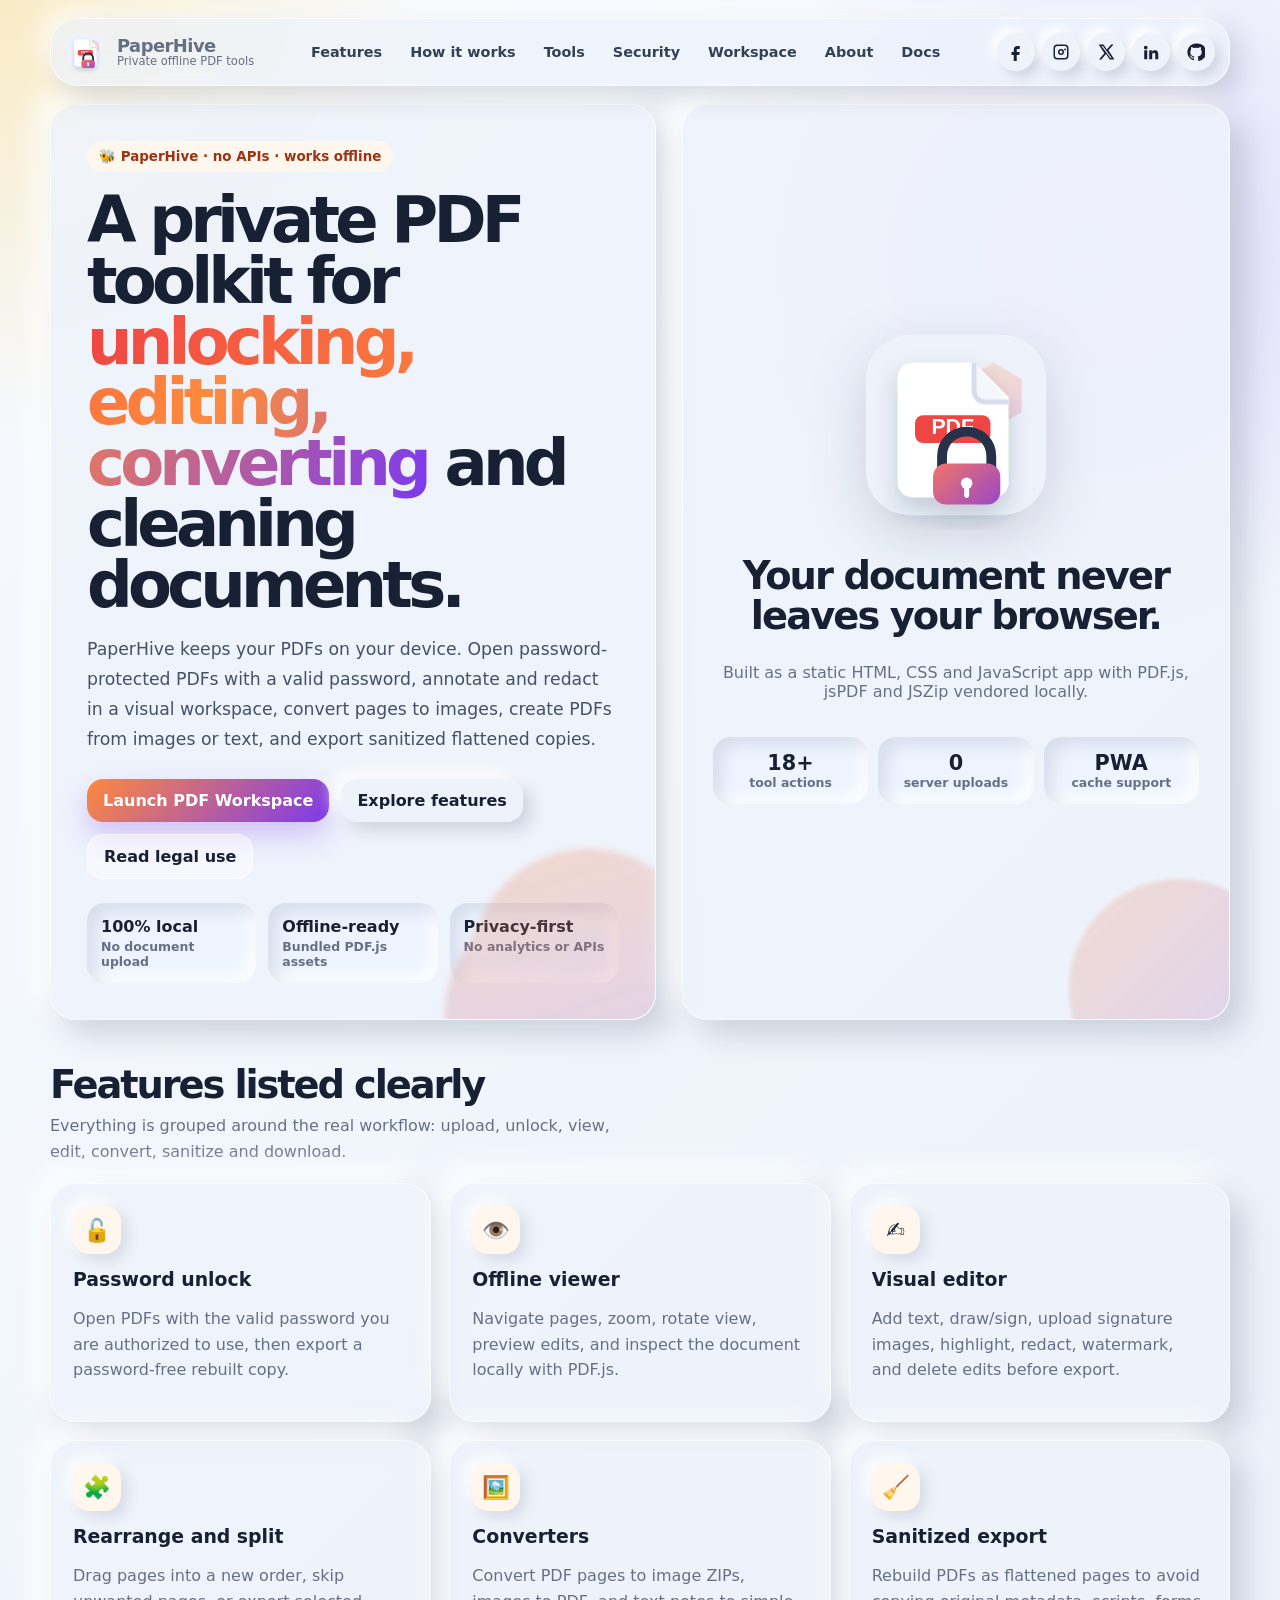
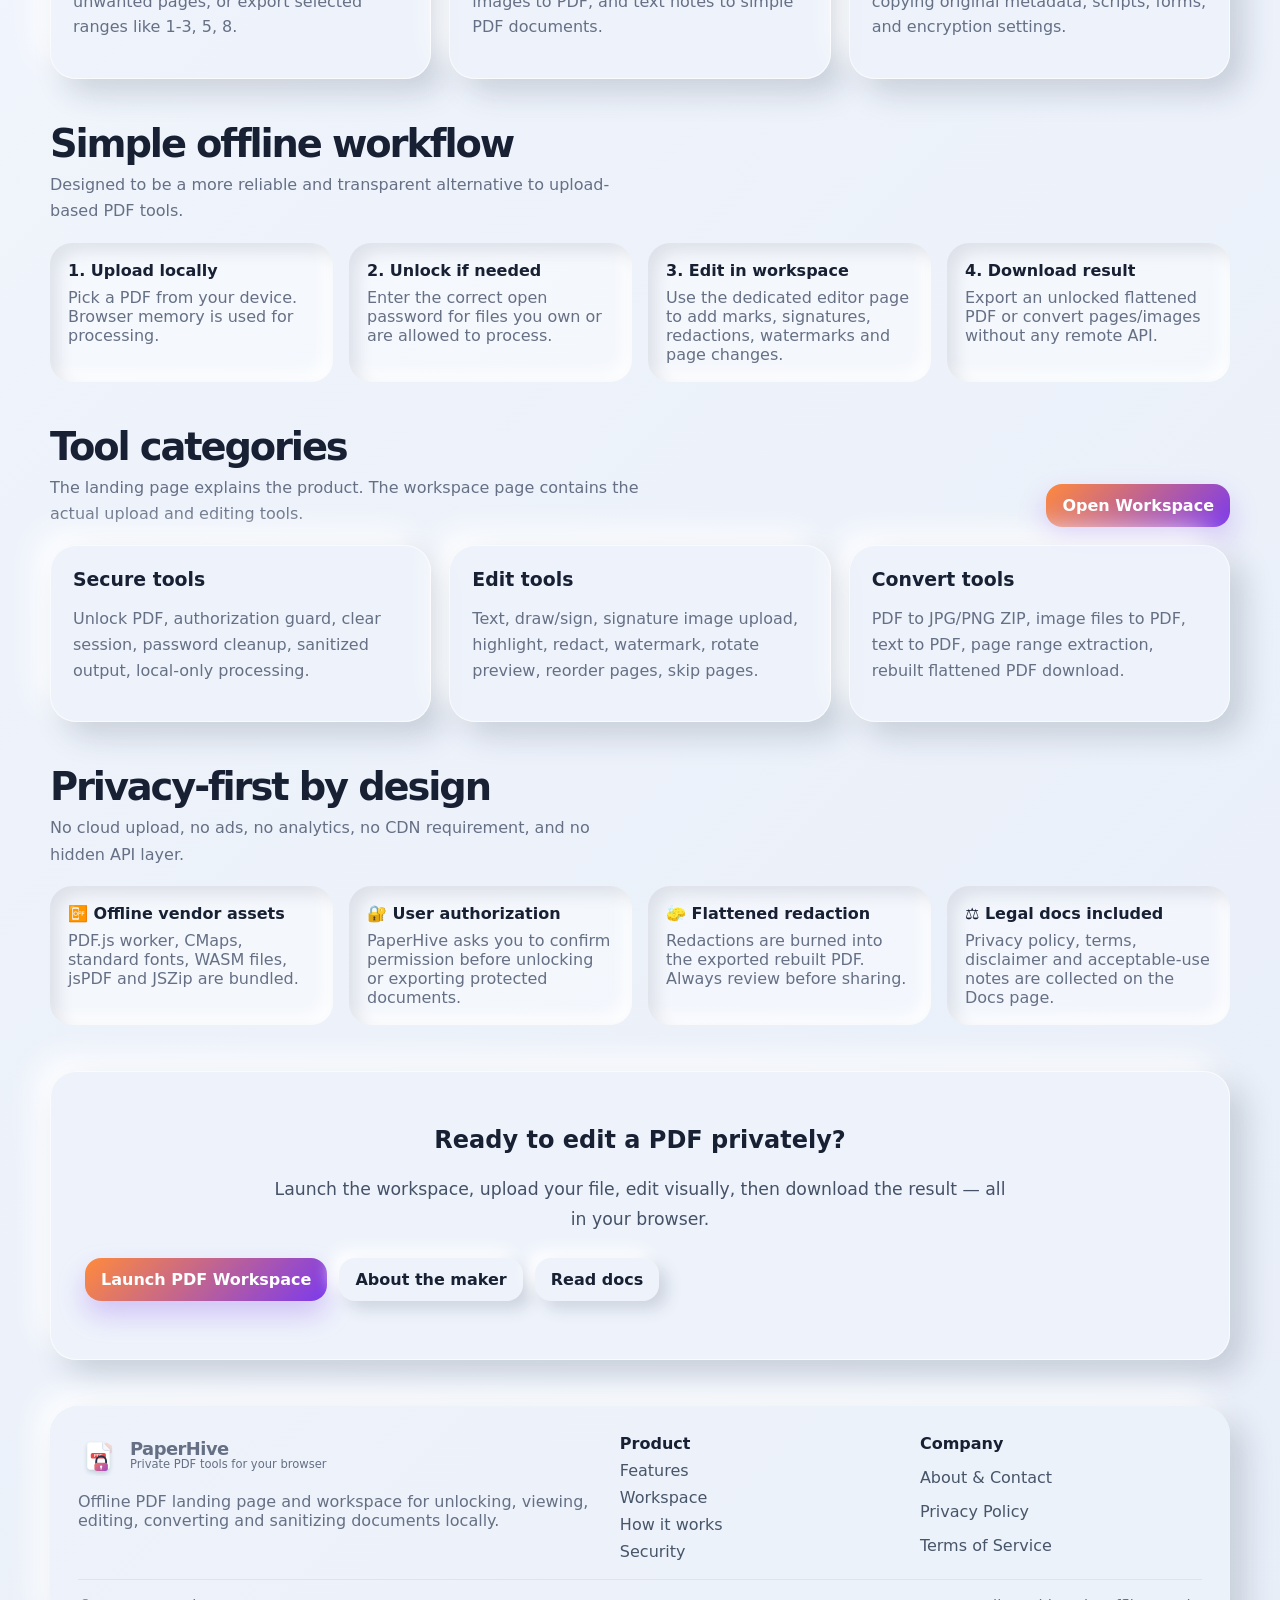
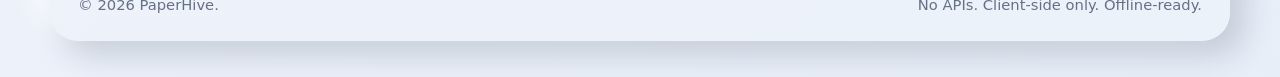
<file: index.html>
<!doctype html>
<html lang="en">
<head>
  <meta charset="utf-8">
  <meta name="viewport" content="width=device-width, initial-scale=1">
  <meta name="description" content="PaperHive is an offline, privacy-first PDF toolkit with password unlock, viewer, editor, converter, splitter, redaction, signatures, and document sanitation.">
  <meta http-equiv="Content-Security-Policy" content="default-src 'self' data: blob:; script-src 'self' 'unsafe-inline'; style-src 'self' 'unsafe-inline'; img-src 'self' data: blob:; object-src 'none'; base-uri 'self'; form-action 'none'">
  <title>PaperHive — Private Offline PDF Tools</title>
  <meta property="og:title" content="PaperHive — Private Offline PDF Tools">
  <meta property="og:description" content="Offline, privacy-first PDF toolkit with password unlock, viewer, editor, converter, splitter, redaction, and signatures.">
  <meta property="og:type" content="website">
  <meta property="og:image" content="assets/icons/paperhive-logo.svg">
  <link rel="canonical" href="https://paperhive.app/index.html">
  <link rel="icon" href="assets/icons/favicon.svg" type="image/svg+xml">
  <link rel="manifest" href="manifest.webmanifest">
  <link rel="stylesheet" href="style.css">
</head>
<body>
  <header class="topbar" aria-label="Floating navigation">
    <a class="brand" href="index.html" aria-label="PaperHive home">
      <img src="assets/icons/paperhive-logo.svg" alt="PaperHive logo">
      <span><strong>PaperHive</strong><span>Private offline PDF tools</span></span>
    </a>
    <nav id="navlinks" class="navlinks" aria-label="Primary navigation">
      <a href="#features">Features</a>
      <a href="#workflow">How it works</a>
      <a href="#tools">Tools</a>
      <a href="#privacy-first">Security</a>
      <a href="workspace.html">Workspace</a>
      <a href="about.html">About</a>
      <a href="docs.html">Docs</a>
    </nav>
    <div class="socials" aria-label="Social links">
      <a href="https://facebook.com/prvthmp" target="_blank" rel="noopener" aria-label="Facebook"><svg viewBox="0 0 24 24"><path d="M14 8h3V4h-3c-3.3 0-5 2-5 5v3H6v4h3v8h4v-8h3.2l.8-4h-4V9c0-.7.3-1 1-1Z"/></svg></a>
      <a href="https://instagram.com/prvthmp" target="_blank" rel="noopener" aria-label="Instagram"><svg viewBox="0 0 24 24"><path d="M7 2h10a5 5 0 0 1 5 5v10a5 5 0 0 1-5 5H7a5 5 0 0 1-5-5V7a5 5 0 0 1 5-5Zm0 2a3 3 0 0 0-3 3v10a3 3 0 0 0 3 3h10a3 3 0 0 0 3-3V7a3 3 0 0 0-3-3H7Zm5 4a4 4 0 1 1 0 8 4 4 0 0 1 0-8Zm0 2a2 2 0 1 0 0 4 2 2 0 0 0 0-4Zm5.5-2.8a1.3 1.3 0 1 1 0 2.6 1.3 1.3 0 0 1 0-2.6Z"/></svg></a>
      <a href="https://x.com/prvthmp" target="_blank" rel="noopener" aria-label="X"><svg viewBox="0 0 24 24"><path d="M18.9 2H22l-6.8 7.8L23.2 22h-6.3L12 14.7 5.8 22H2.6l7.3-8.4L2.2 2h6.5l4.4 6.6L18.9 2Zm-1.1 17.9h1.7L7.8 4H6l11.8 15.9Z"/></svg></a>
      <a href="https://linkedin.com/in/prvthmp" target="_blank" rel="noopener" aria-label="LinkedIn"><svg viewBox="0 0 24 24"><path d="M4.98 3.5a2.5 2.5 0 1 1 0 5.001 2.5 2.5 0 0 1 0-5ZM3 9.8h4v12H3v-12Zm6.2 0H13v1.7h.1c.5-1 1.8-2 3.8-2 4 0 4.8 2.6 4.8 6v6.3h-4v-5.6c0-1.3 0-3.1-1.9-3.1s-2.2 1.5-2.2 3v5.7h-4v-12Z"/></svg></a>
      <a href="https://github.com/prvthmpcypher" target="_blank" rel="noopener" aria-label="GitHub"><svg viewBox="0 0 24 24"><path d="M12 .7a11.5 11.5 0 0 0-3.6 22.4c.6.1.8-.2.8-.6v-2.1c-3.3.7-4-1.4-4-1.4-.5-1.3-1.3-1.7-1.3-1.7-1.1-.7.1-.7.1-.7 1.2.1 1.8 1.2 1.8 1.2 1 .1.9 2.2 3.4 1.6.1-.8.4-1.3.7-1.6-2.7-.3-5.5-1.3-5.5-5.9 0-1.3.5-2.4 1.2-3.2-.1-.3-.5-1.6.1-3.2 0 0 1-.3 3.3 1.2a11.2 11.2 0 0 1 6 0c2.3-1.5 3.3-1.2 3.3-1.2.6 1.6.2 2.9.1 3.2.8.8 1.2 1.9 1.2 3.2 0 4.6-2.8 5.6-5.5 5.9.4.4.8 1.1.8 2.2v3.3c0 .4.2.7.8.6A11.5 11.5 0 0 0 12 .7Z"/></svg></a>
    </div>
    <button id="mobile-menu" class="icon-btn mobile-menu" type="button" aria-label="Open menu">☰</button>
  </header>

  <main class="app-shell">
    <section class="hero landing-hero">
      <div class="hero-card">
        <span class="eyebrow">🐝 PaperHive · no APIs · works offline</span>
        <h1>A private PDF toolkit for <span class="gradient-text">unlocking, editing, converting</span> and cleaning documents.</h1>
        <p class="lead">PaperHive keeps your PDFs on your device. Open password-protected PDFs with a valid password, annotate and redact in a visual workspace, convert pages to images, create PDFs from images or text, and export sanitized flattened copies.</p>
        <div class="hero-actions">
          <a class="btn primary" href="workspace.html">Launch PDF Workspace</a>
          <a class="btn" href="#features">Explore features</a>
          <a class="btn ghost" href="docs.html#legal-use">Read legal use</a>
        </div>
        <div class="trust-grid">
          <div>100% local<span>No document upload</span></div>
          <div>Offline-ready<span>Bundled PDF.js assets</span></div>
          <div>Privacy-first<span>No analytics or APIs</span></div>
        </div>
      </div>
      <aside class="panel landing-preview" aria-label="PaperHive preview">
        <img src="assets/icons/paperhive-logo.svg" alt="PaperHive PDF lock logo">
        <h2>Your document never leaves your browser.</h2>
        <p class="muted">Built as a static HTML, CSS and JavaScript app with PDF.js, jsPDF and JSZip vendored locally.</p>
        <div class="mini-metrics">
          <span><strong>18+</strong> tool actions</span>
          <span><strong>0</strong> server uploads</span>
          <span><strong>PWA</strong> cache support</span>
        </div>
      </aside>
    </section>

    <section id="features">
      <div class="section-title">
        <div>
          <h2>Features listed clearly</h2>
          <p>Everything is grouped around the real workflow: upload, unlock, view, edit, convert, sanitize and download.</p>
        </div>
      </div>
      <div class="feature-grid">
        <article class="tool-card"><span class="feature-icon">🔓</span><h3>Password unlock</h3><p>Open PDFs with the valid password you are authorized to use, then export a password-free rebuilt copy.</p></article>
        <article class="tool-card"><span class="feature-icon">👁️</span><h3>Offline viewer</h3><p>Navigate pages, zoom, rotate view, preview edits, and inspect the document locally with PDF.js.</p></article>
        <article class="tool-card"><span class="feature-icon">✍️</span><h3>Visual editor</h3><p>Add text, draw/sign, upload signature images, highlight, redact, watermark, and delete edits before export.</p></article>
        <article class="tool-card"><span class="feature-icon">🧩</span><h3>Rearrange and split</h3><p>Drag pages into a new order, skip unwanted pages, or export selected ranges like 1-3, 5, 8.</p></article>
        <article class="tool-card"><span class="feature-icon">🖼️</span><h3>Converters</h3><p>Convert PDF pages to image ZIPs, images to PDF, and text notes to simple PDF documents.</p></article>
        <article class="tool-card"><span class="feature-icon">🧹</span><h3>Sanitized export</h3><p>Rebuild PDFs as flattened pages to avoid copying original metadata, scripts, forms, and encryption settings.</p></article>
      </div>
    </section>

    <section id="workflow">
      <div class="section-title">
        <div>
          <h2>Simple offline workflow</h2>
          <p>Designed to be a more reliable and transparent alternative to upload-based PDF tools.</p>
        </div>
      </div>
      <div class="steps-grid">
        <div class="security-item"><strong>1. Upload locally</strong><span class="muted">Pick a PDF from your device. Browser memory is used for processing.</span></div>
        <div class="security-item"><strong>2. Unlock if needed</strong><span class="muted">Enter the correct open password for files you own or are allowed to process.</span></div>
        <div class="security-item"><strong>3. Edit in workspace</strong><span class="muted">Use the dedicated editor page to add marks, signatures, redactions, watermarks and page changes.</span></div>
        <div class="security-item"><strong>4. Download result</strong><span class="muted">Export an unlocked flattened PDF or convert pages/images without any remote API.</span></div>
      </div>
    </section>

    <section id="tools">
      <div class="section-title">
        <div>
          <h2>Tool categories</h2>
          <p>The landing page explains the product. The workspace page contains the actual upload and editing tools.</p>
        </div>
        <a class="btn primary" href="workspace.html">Open Workspace</a>
      </div>
      <div class="tool-grid">
        <article class="tool-card"><h3>Secure tools</h3><p>Unlock PDF, authorization guard, clear session, password cleanup, sanitized output, local-only processing.</p></article>
        <article class="tool-card"><h3>Edit tools</h3><p>Text, draw/sign, signature image upload, highlight, redact, watermark, rotate preview, reorder pages, skip pages.</p></article>
        <article class="tool-card"><h3>Convert tools</h3><p>PDF to JPG/PNG ZIP, image files to PDF, text to PDF, page range extraction, rebuilt flattened PDF download.</p></article>
      </div>
    </section>

    <section id="privacy-first">
      <div class="section-title">
        <div>
          <h2>Privacy-first by design</h2>
          <p>No cloud upload, no ads, no analytics, no CDN requirement, and no hidden API layer.</p>
        </div>
      </div>
      <div class="security-grid">
        <div class="security-item"><strong>📴 Offline vendor assets</strong><span class="muted">PDF.js worker, CMaps, standard fonts, WASM files, jsPDF and JSZip are bundled.</span></div>
        <div class="security-item"><strong>🔐 User authorization</strong><span class="muted">PaperHive asks you to confirm permission before unlocking or exporting protected documents.</span></div>
        <div class="security-item"><strong>🧽 Flattened redaction</strong><span class="muted">Redactions are burned into the exported rebuilt PDF. Always review before sharing.</span></div>
        <div class="security-item"><strong>⚖️ Legal docs included</strong><span class="muted">Privacy policy, terms, disclaimer and acceptable-use notes are collected on the Docs page.</span></div>
      </div>
    </section>

    <section>
      <div class="cta-card panel">
        <h2>Ready to edit a PDF privately?</h2>
        <p class="lead">Launch the workspace, upload your file, edit visually, then download the result — all in your browser.</p>
        <div class="hero-actions"><a class="btn primary" href="workspace.html">Launch PDF Workspace</a><a class="btn" href="about.html">About the maker</a><a class="btn" href="docs.html">Read docs</a></div>
      </div>
    </section>

    <footer class="footer">
      <div>
        <a class="brand" href="index.html"><img src="assets/icons/paperhive-logo.svg" alt="PaperHive logo"><span><strong>PaperHive</strong><span>Private PDF tools for your browser</span></span></a>
        <p class="muted">Offline PDF landing page and workspace for unlocking, viewing, editing, converting and sanitizing documents locally.</p>
      </div>
      <div class="footer-links"><strong>Product</strong><a href="#features">Features</a><a href="workspace.html">Workspace</a><a href="#workflow">How it works</a><a href="#privacy-first">Security</a></div>
      <div class="footer-links"><strong>Company</strong><a href="about.html">About & Contact</a><a href="docs.html#privacy">Privacy Policy</a><a href="docs.html#terms">Terms of Service</a></div>
      <div class="footer-bottom"><span>© 2026 PaperHive.</span><span>No APIs. Client-side only. Offline-ready.</span></div>
    </footer>
  </main>

  <script>
    const menu = document.getElementById('mobile-menu');
    const nav = document.getElementById('navlinks');
    menu?.addEventListener('click', () => nav.classList.toggle('open'));
    document.querySelectorAll('#navlinks a').forEach(a => a.addEventListener('click', () => nav.classList.remove('open')));
  </script>
</body>
</html>
</file>
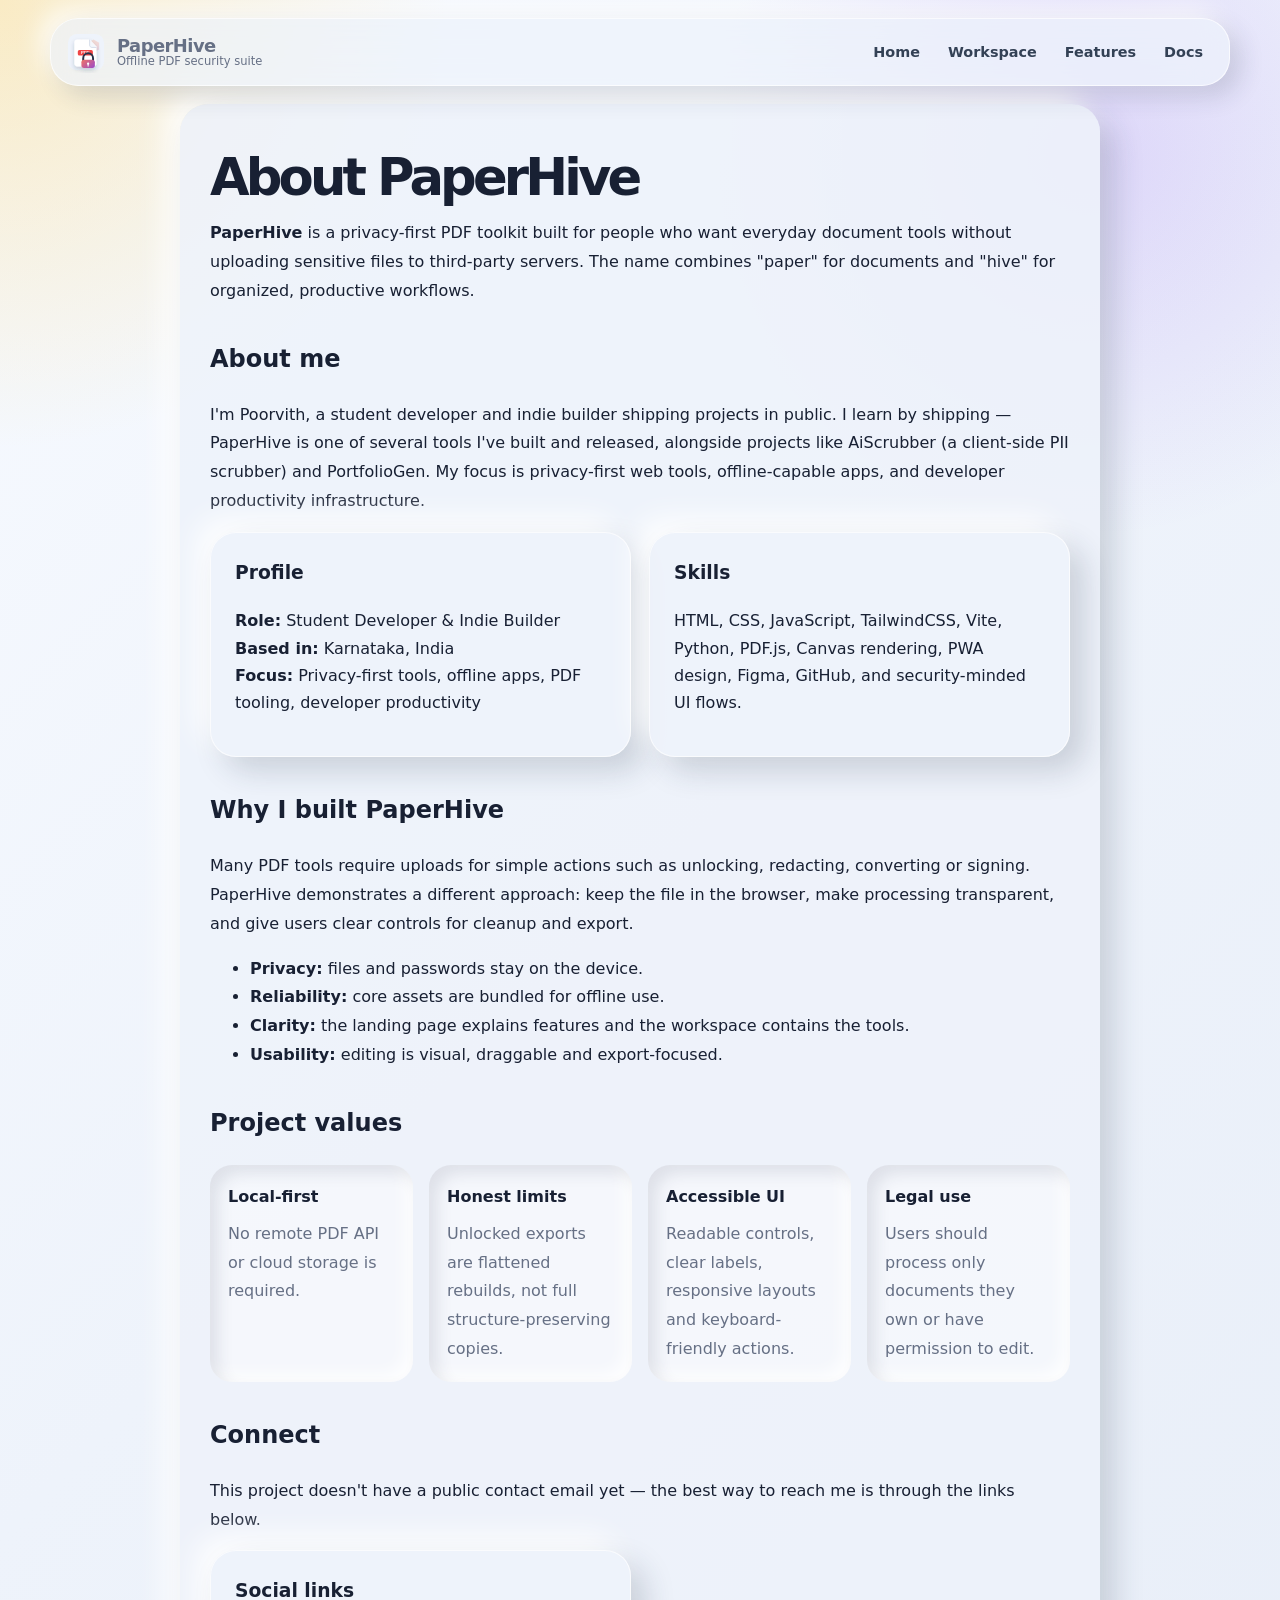
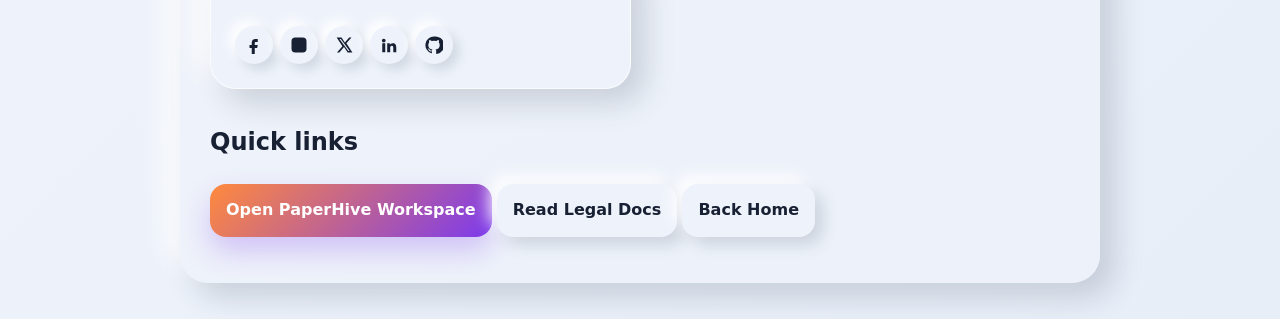
<file: about.html>
<!doctype html>
<html lang="en">
<head>
  <meta charset="utf-8">
  <meta name="viewport" content="width=device-width, initial-scale=1">
  <meta http-equiv="Content-Security-Policy" content="default-src 'self' data: blob:; script-src 'self' 'unsafe-inline'; style-src 'self' 'unsafe-inline'; img-src 'self' data: blob:; object-src 'none'; base-uri 'self'; form-action 'none'">
  <meta name="description" content="About PaperHive and the developer behind it — a privacy-first, offline PDF toolkit.">
  <title>About & Contact — PaperHive</title>
  <meta property="og:title" content="About & Contact — PaperHive">
  <meta property="og:description" content="About PaperHive and the developer behind it — a privacy-first, offline PDF toolkit.">
  <meta property="og:type" content="website">
  <link rel="canonical" href="https://paperhive.app/about.html">
  <link rel="icon" href="assets/icons/favicon.svg" type="image/svg+xml">
  <link rel="stylesheet" href="style.css">
</head>
<body>
  <header class="topbar">
    <a class="brand" href="index.html"><img src="assets/icons/paperhive-logo.svg" alt="PaperHive logo"><span><strong>PaperHive</strong><span>Offline PDF security suite</span></span></a>
    <nav id="navlinks" class="navlinks" aria-label="Primary navigation"><a href="index.html">Home</a><a href="workspace.html">Workspace</a><a href="index.html#features">Features</a><a href="docs.html">Docs</a></nav>
    <button id="mobile-menu" class="icon-btn mobile-menu" type="button" aria-label="Open menu">☰</button>
  </header>

  <main class="page-main">
    <article class="article">
      <h1>About PaperHive</h1>
      <p><strong>PaperHive</strong> is a privacy-first PDF toolkit built for people who want everyday document tools without uploading sensitive files to third-party servers. The name combines "paper" for documents and "hive" for organized, productive workflows.</p>

      <h2>About me</h2>
      <p>I'm Poorvith, a student developer and indie builder shipping projects in public. I learn by shipping — PaperHive is one of several tools I've built and released, alongside projects like AiScrubber (a client-side PII scrubber) and PortfolioGen. My focus is privacy-first web tools, offline-capable apps, and developer productivity infrastructure.</p>
      <div class="legal-grid">
        <section class="legal-card">
          <h3>Profile</h3>
          <p><strong>Role:</strong> Student Developer & Indie Builder<br>
          <strong>Based in:</strong> Karnataka, India<br>
          <strong>Focus:</strong> Privacy-first tools, offline apps, PDF tooling, developer productivity</p>
        </section>
        <section class="legal-card">
          <h3>Skills</h3>
          <p>HTML, CSS, JavaScript, TailwindCSS, Vite, Python, PDF.js, Canvas rendering, PWA design, Figma, GitHub, and security-minded UI flows.</p>
        </section>
      </div>

      <h2>Why I built PaperHive</h2>
      <p>Many PDF tools require uploads for simple actions such as unlocking, redacting, converting or signing. PaperHive demonstrates a different approach: keep the file in the browser, make processing transparent, and give users clear controls for cleanup and export.</p>
      <ul>
        <li><strong>Privacy:</strong> files and passwords stay on the device.</li>
        <li><strong>Reliability:</strong> core assets are bundled for offline use.</li>
        <li><strong>Clarity:</strong> the landing page explains features and the workspace contains the tools.</li>
        <li><strong>Usability:</strong> editing is visual, draggable and export-focused.</li>
      </ul>

      <h2>Project values</h2>
      <div class="security-grid">
        <div class="security-item"><strong>Local-first</strong><span class="muted">No remote PDF API or cloud storage is required.</span></div>
        <div class="security-item"><strong>Honest limits</strong><span class="muted">Unlocked exports are flattened rebuilds, not full structure-preserving copies.</span></div>
        <div class="security-item"><strong>Accessible UI</strong><span class="muted">Readable controls, clear labels, responsive layouts and keyboard-friendly actions.</span></div>
        <div class="security-item"><strong>Legal use</strong><span class="muted">Users should process only documents they own or have permission to edit.</span></div>
      </div>

      <h2>Connect</h2>
      <p>This project doesn't have a public contact email yet — the best way to reach me is through the links below.</p>
      <div class="legal-grid">
        <section class="legal-card">
          <h3>Social links</h3>
          <div class="socials" style="display:flex;flex-wrap:wrap">
            <a href="https://facebook.com/prvthmp" target="_blank" rel="noopener" aria-label="Facebook"><svg viewBox="0 0 24 24"><path d="M14 8h3V4h-3c-3.3 0-5 2-5 5v3H6v4h3v8h4v-8h3.2l.8-4h-4V9c0-.7.3-1 1-1Z"/></svg></a>
            <a href="https://instagram.com/prvthmp" target="_blank" rel="noopener" aria-label="Instagram"><svg viewBox="0 0 24 24"><path d="M7 2h10a5 5 0 0 1 5 5v10a5 5 0 0 1-5 5H7a5 5 0 0 1-5-5V7a5 5 0 0 1 5-5Zm5 6a4 4 0 1 1 0 8 4 4 0 0 1 0-8Zm5.5-.8a1.3 1.3 0 1 1 0 2.6 1.3 1.3 0 0 1 0-2.6Z"/></svg></a>
            <a href="https://x.com/prvthmp" target="_blank" rel="noopener" aria-label="X"><svg viewBox="0 0 24 24"><path d="M18.9 2H22l-6.8 7.8L23.2 22h-6.3L12 14.7 5.8 22H2.6l7.3-8.4L2.2 2h6.5l4.4 6.6L18.9 2Zm-1.1 17.9h1.7L7.8 4H6l11.8 15.9Z"/></svg></a>
            <a href="https://linkedin.com/in/prvthmp" target="_blank" rel="noopener" aria-label="LinkedIn"><svg viewBox="0 0 24 24"><path d="M4.98 3.5a2.5 2.5 0 1 1 0 5.001 2.5 2.5 0 0 1 0-5ZM3 9.8h4v12H3v-12Zm6.2 0H13v1.7h.1c.5-1 1.8-2 3.8-2 4 0 4.8 2.6 4.8 6v6.3h-4v-5.6c0-1.3 0-3.1-1.9-3.1s-2.2 1.5-2.2 3v5.7h-4v-12Z"/></svg></a>
            <a href="https://github.com/prvthmpcypher" target="_blank" rel="noopener" aria-label="GitHub"><svg viewBox="0 0 24 24"><path d="M12 .7a11.5 11.5 0 0 0-3.6 22.4c.6.1.8-.2.8-.6v-2.1c-3.3.7-4-1.4-4-1.4-.5-1.3-1.3-1.7-1.3-1.7-1.1-.7.1-.7.1-.7 1.2.1 1.8 1.2 1.8 1.2 1 .1.9 2.2 3.4 1.6.1-.8.4-1.3.7-1.6-2.7-.3-5.5-1.3-5.5-5.9 0-1.3.5-2.4 1.2-3.2-.1-.3-.5-1.6.1-3.2 0 0 1-.3 3.3 1.2a11.2 11.2 0 0 1 6 0c2.3-1.5 3.3-1.2 3.3-1.2.6 1.6.2 2.9.1 3.2.8.8 1.2 1.9 1.2 3.2 0 4.6-2.8 5.6-5.5 5.9.4.4.8 1.1.8 2.2v3.3c0 .4.2.7.8.6A11.5 11.5 0 0 0 12 .7Z"/></svg></a>
          </div>
        </section>
      </div>

      <h2>Quick links</h2>
      <p><a class="btn primary" href="workspace.html">Open PaperHive Workspace</a> <a class="btn" href="docs.html">Read Legal Docs</a> <a class="btn" href="index.html">Back Home</a></p>
    </article>
  </main>
  <script>const menu=document.getElementById('mobile-menu'),nav=document.getElementById('navlinks');menu?.addEventListener('click',()=>nav.classList.toggle('open'));</script>
</body>
</html>
</file>
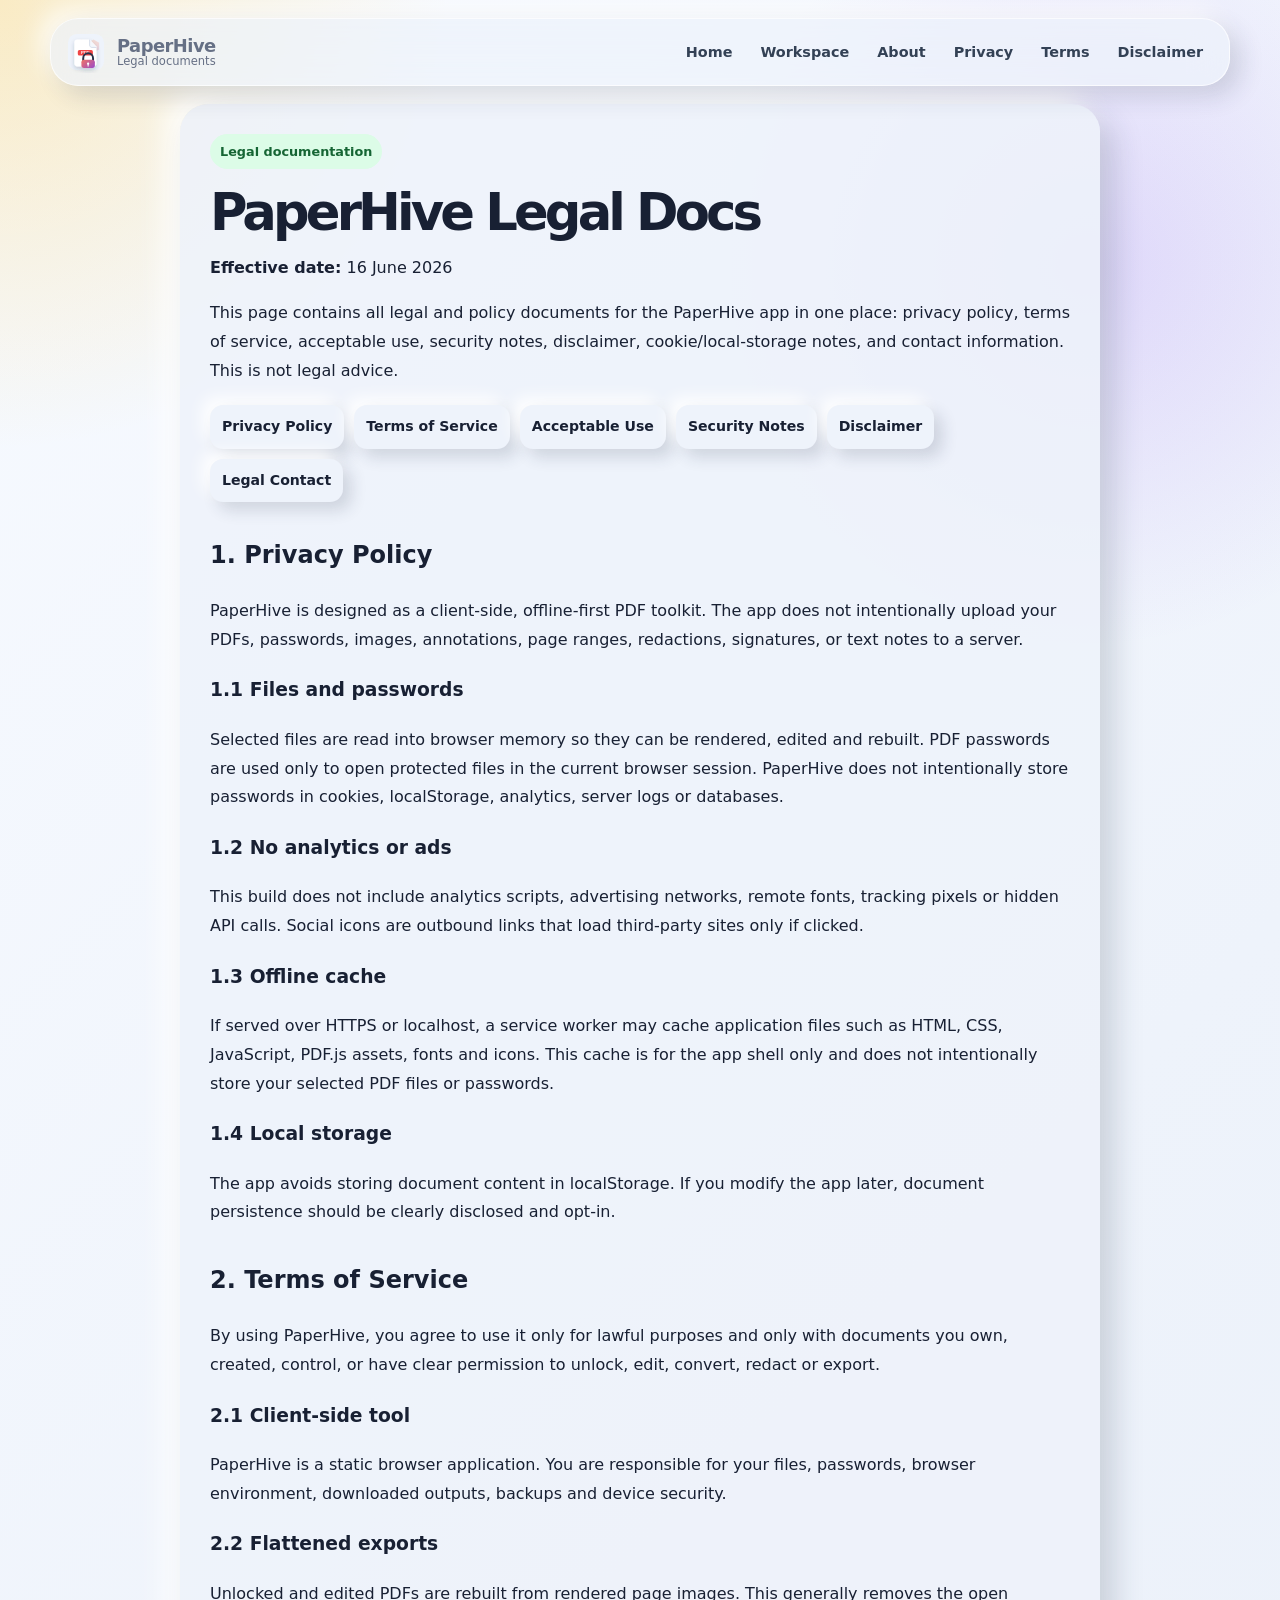
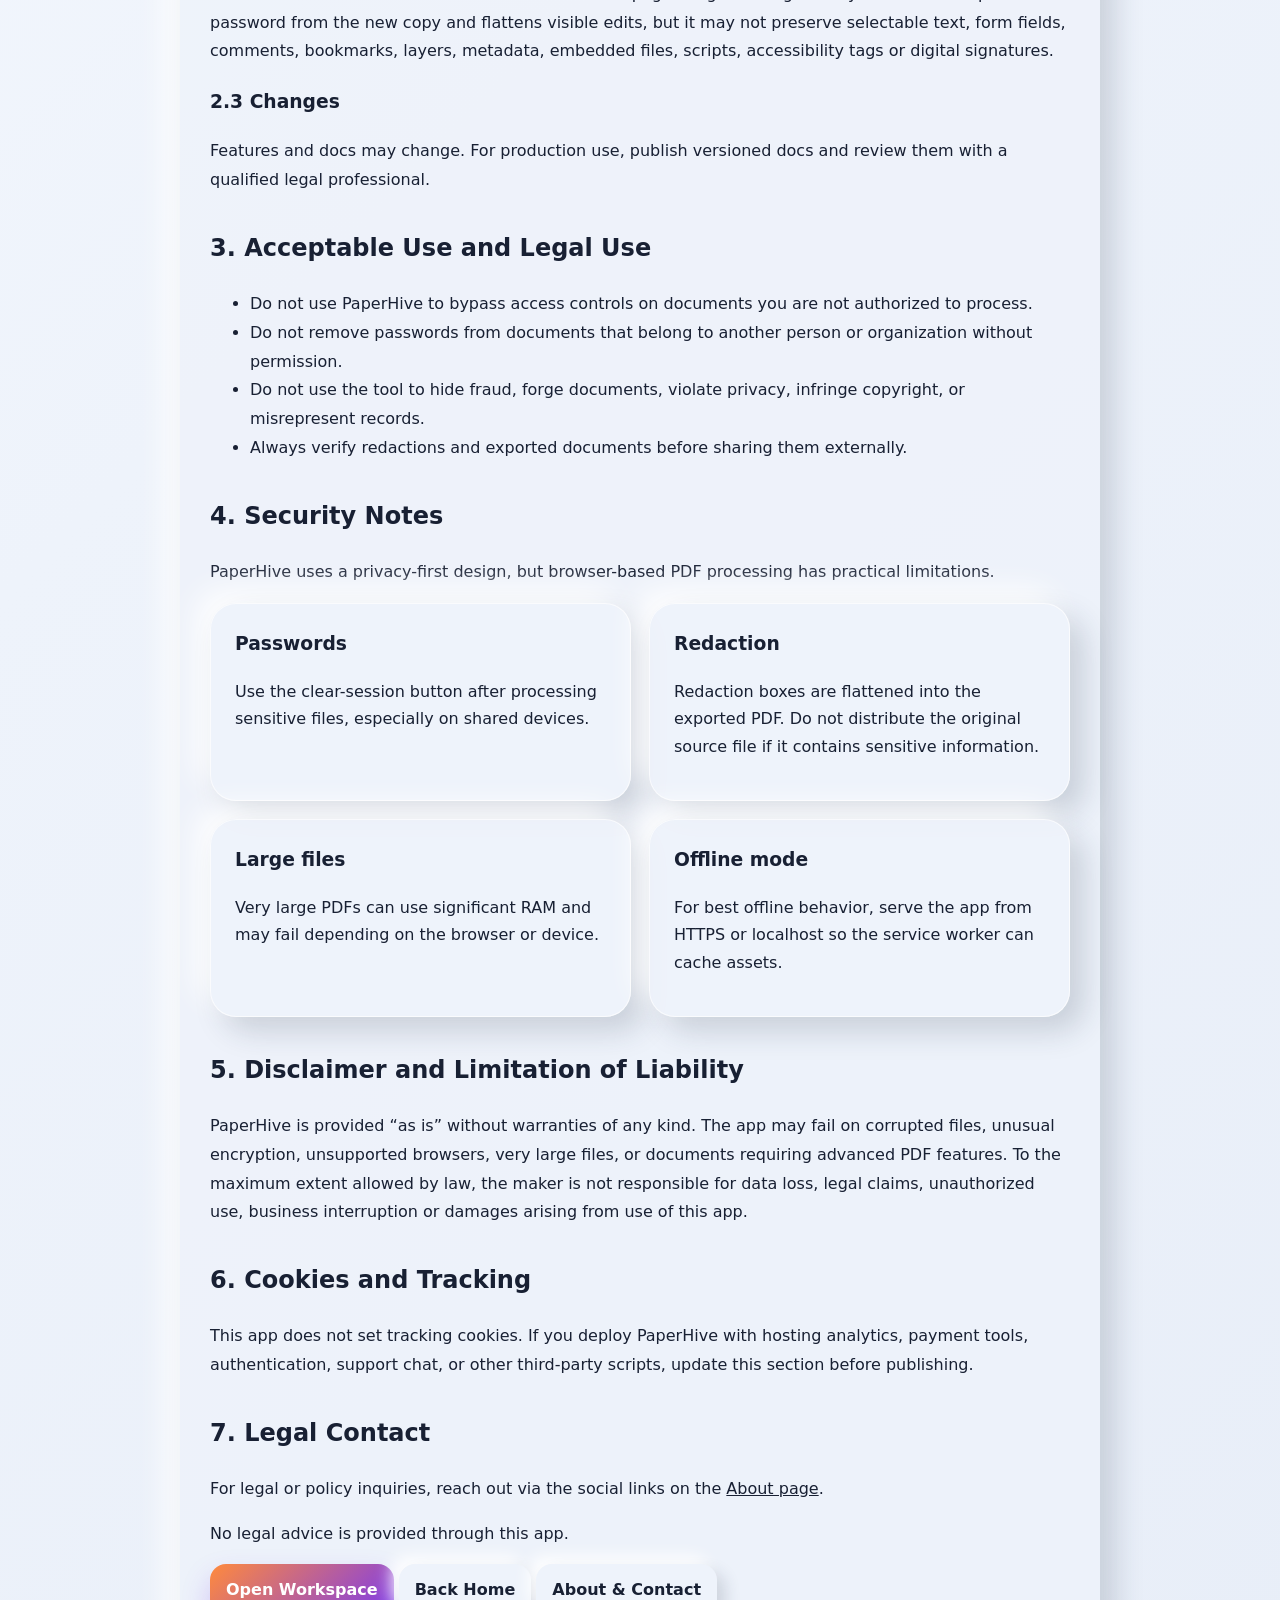
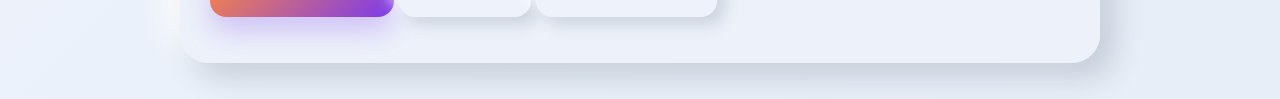
<file: docs.html>
<!doctype html>
<html lang="en">
<head>
  <meta charset="utf-8">
  <meta name="viewport" content="width=device-width, initial-scale=1">
  <meta http-equiv="Content-Security-Policy" content="default-src 'self' data: blob:; script-src 'self' 'unsafe-inline'; style-src 'self' 'unsafe-inline'; img-src 'self' data: blob:; object-src 'none'; base-uri 'self'; form-action 'none'">
  <meta name="description" content="PaperHive legal documentation: privacy policy, terms of service, acceptable use, security notes, and disclaimer.">
  <title>Legal Docs — PaperHive</title>
  <meta property="og:title" content="Legal Docs — PaperHive">
  <meta property="og:description" content="PaperHive legal documentation: privacy policy, terms of service, acceptable use, security notes, and disclaimer.">
  <meta property="og:type" content="website">
  <link rel="canonical" href="https://paperhive.app/docs.html">
  <link rel="icon" href="assets/icons/favicon.svg" type="image/svg+xml">
  <link rel="stylesheet" href="style.css">
</head>
<body>
  <header class="topbar">
    <a class="brand" href="index.html"><img src="assets/icons/paperhive-logo.svg" alt="PaperHive logo"><span><strong>PaperHive</strong><span>Legal documents</span></span></a>
    <nav id="navlinks" class="navlinks" aria-label="Primary navigation"><a href="index.html">Home</a><a href="workspace.html">Workspace</a><a href="about.html">About</a><a href="#privacy">Privacy</a><a href="#terms">Terms</a><a href="#disclaimer">Disclaimer</a></nav>
    <button id="mobile-menu" class="icon-btn mobile-menu" type="button" aria-label="Open menu">☰</button>
  </header>

  <main class="page-main">
    <article class="article">
      <span class="badge">Legal documentation</span>
      <h1>PaperHive Legal Docs</h1>
      <p><strong>Effective date:</strong> 16 June 2026</p>
      <p>This page contains all legal and policy documents for the PaperHive app in one place: privacy policy, terms of service, acceptable use, security notes, disclaimer, cookie/local-storage notes, and contact information. This is not legal advice.</p>

      <nav class="doc-toc">
        <a class="btn small" href="#privacy">Privacy Policy</a>
        <a class="btn small" href="#terms">Terms of Service</a>
        <a class="btn small" href="#legal-use">Acceptable Use</a>
        <a class="btn small" href="#security-notes">Security Notes</a>
        <a class="btn small" href="#disclaimer">Disclaimer</a>
        <a class="btn small" href="#contact">Legal Contact</a>
      </nav>

      <h2 id="privacy">1. Privacy Policy</h2>
      <p>PaperHive is designed as a client-side, offline-first PDF toolkit. The app does not intentionally upload your PDFs, passwords, images, annotations, page ranges, redactions, signatures, or text notes to a server.</p>
      <h3>1.1 Files and passwords</h3>
      <p>Selected files are read into browser memory so they can be rendered, edited and rebuilt. PDF passwords are used only to open protected files in the current browser session. PaperHive does not intentionally store passwords in cookies, localStorage, analytics, server logs or databases.</p>
      <h3>1.2 No analytics or ads</h3>
      <p>This build does not include analytics scripts, advertising networks, remote fonts, tracking pixels or hidden API calls. Social icons are outbound links that load third-party sites only if clicked.</p>
      <h3>1.3 Offline cache</h3>
      <p>If served over HTTPS or localhost, a service worker may cache application files such as HTML, CSS, JavaScript, PDF.js assets, fonts and icons. This cache is for the app shell only and does not intentionally store your selected PDF files or passwords.</p>
      <h3>1.4 Local storage</h3>
      <p>The app avoids storing document content in localStorage. If you modify the app later, document persistence should be clearly disclosed and opt-in.</p>

      <h2 id="terms">2. Terms of Service</h2>
      <p>By using PaperHive, you agree to use it only for lawful purposes and only with documents you own, created, control, or have clear permission to unlock, edit, convert, redact or export.</p>
      <h3>2.1 Client-side tool</h3>
      <p>PaperHive is a static browser application. You are responsible for your files, passwords, browser environment, downloaded outputs, backups and device security.</p>
      <h3>2.2 Flattened exports</h3>
      <p>Unlocked and edited PDFs are rebuilt from rendered page images. This generally removes the open password from the new copy and flattens visible edits, but it may not preserve selectable text, form fields, comments, bookmarks, layers, metadata, embedded files, scripts, accessibility tags or digital signatures.</p>
      <h3>2.3 Changes</h3>
      <p>Features and docs may change. For production use, publish versioned docs and review them with a qualified legal professional.</p>

      <h2 id="legal-use">3. Acceptable Use and Legal Use</h2>
      <ul>
        <li>Do not use PaperHive to bypass access controls on documents you are not authorized to process.</li>
        <li>Do not remove passwords from documents that belong to another person or organization without permission.</li>
        <li>Do not use the tool to hide fraud, forge documents, violate privacy, infringe copyright, or misrepresent records.</li>
        <li>Always verify redactions and exported documents before sharing them externally.</li>
      </ul>

      <h2 id="security-notes">4. Security Notes</h2>
      <p>PaperHive uses a privacy-first design, but browser-based PDF processing has practical limitations.</p>
      <div class="legal-grid">
        <section class="legal-card"><h3>Passwords</h3><p>Use the clear-session button after processing sensitive files, especially on shared devices.</p></section>
        <section class="legal-card"><h3>Redaction</h3><p>Redaction boxes are flattened into the exported PDF. Do not distribute the original source file if it contains sensitive information.</p></section>
        <section class="legal-card"><h3>Large files</h3><p>Very large PDFs can use significant RAM and may fail depending on the browser or device.</p></section>
        <section class="legal-card"><h3>Offline mode</h3><p>For best offline behavior, serve the app from HTTPS or localhost so the service worker can cache assets.</p></section>
      </div>

      <h2 id="disclaimer">5. Disclaimer and Limitation of Liability</h2>
      <p>PaperHive is provided “as is” without warranties of any kind. The app may fail on corrupted files, unusual encryption, unsupported browsers, very large files, or documents requiring advanced PDF features. To the maximum extent allowed by law, the maker is not responsible for data loss, legal claims, unauthorized use, business interruption or damages arising from use of this app.</p>

      <h2 id="cookies">6. Cookies and Tracking</h2>
      <p>This app does not set tracking cookies. If you deploy PaperHive with hosting analytics, payment tools, authentication, support chat, or other third-party scripts, update this section before publishing.</p>

      <h2 id="contact">7. Legal Contact</h2>
      <p>For legal or policy inquiries, reach out via the social links on the <a href="about.html">About page</a>.</p>
      <p>No legal advice is provided through this app.</p>

      <p><a class="btn primary" href="workspace.html">Open Workspace</a> <a class="btn" href="index.html">Back Home</a> <a class="btn" href="about.html">About & Contact</a></p>
    </article>
  </main>
  <script>const menu=document.getElementById('mobile-menu'),nav=document.getElementById('navlinks');menu?.addEventListener('click',()=>nav.classList.toggle('open'));</script>
</body>
</html>
</file>
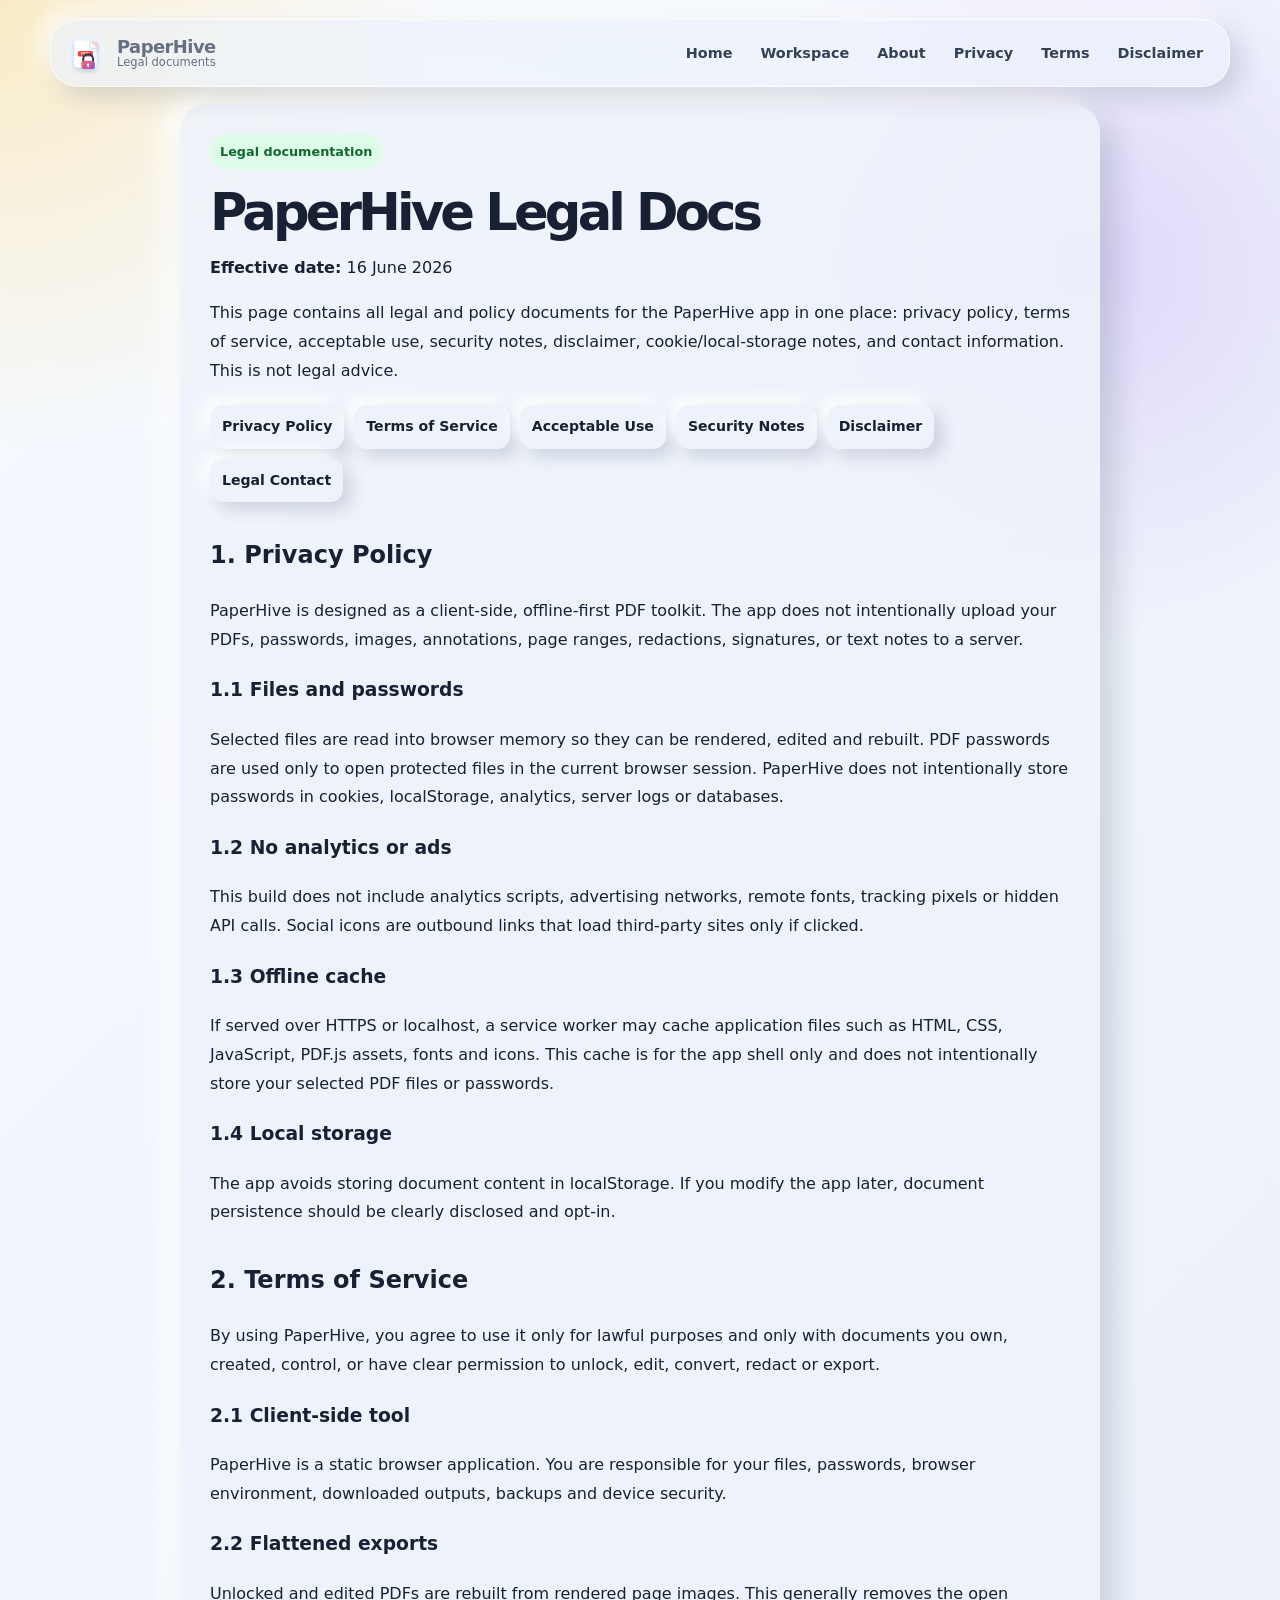
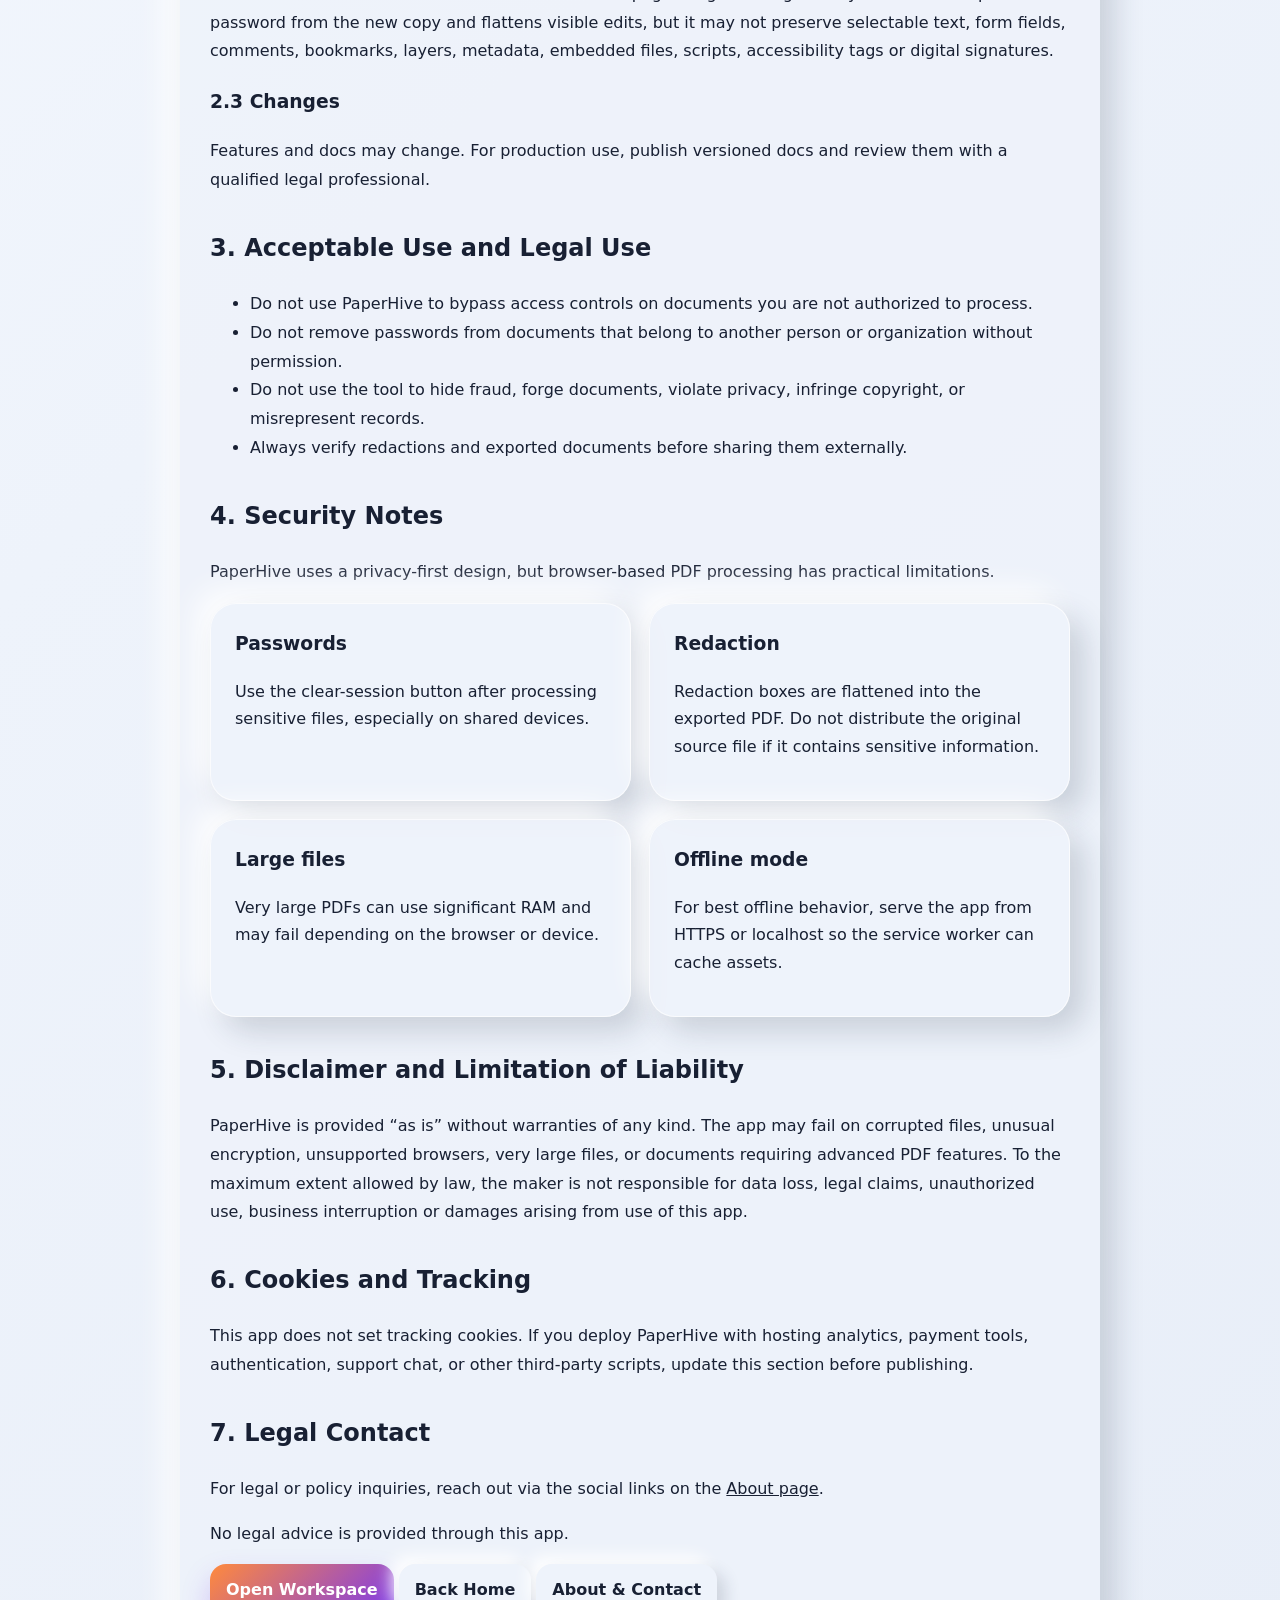
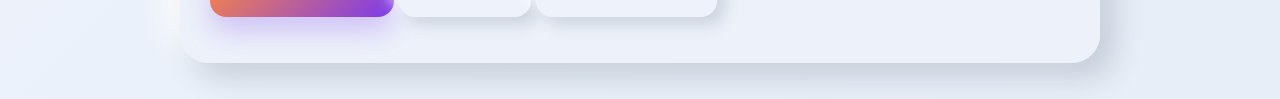
<file: privacy.html>
<!doctype html><html lang="en"><head><meta charset="utf-8"><meta name="viewport" content="width=device-width, initial-scale=1"><meta http-equiv="refresh" content="0; url=docs.html#privacy"><title>Privacy Policy — PaperHive</title><link rel="icon" href="assets/icons/favicon.svg" type="image/svg+xml"><link rel="stylesheet" href="style.css"></head><body><main class="page-main"><article class="article"><h1>Privacy Policy moved</h1><p>All legal documents are now collected on the Docs page.</p><p><a class="btn primary" href="docs.html#privacy">Open Privacy Policy</a></p></article></main></body></html>
</file>
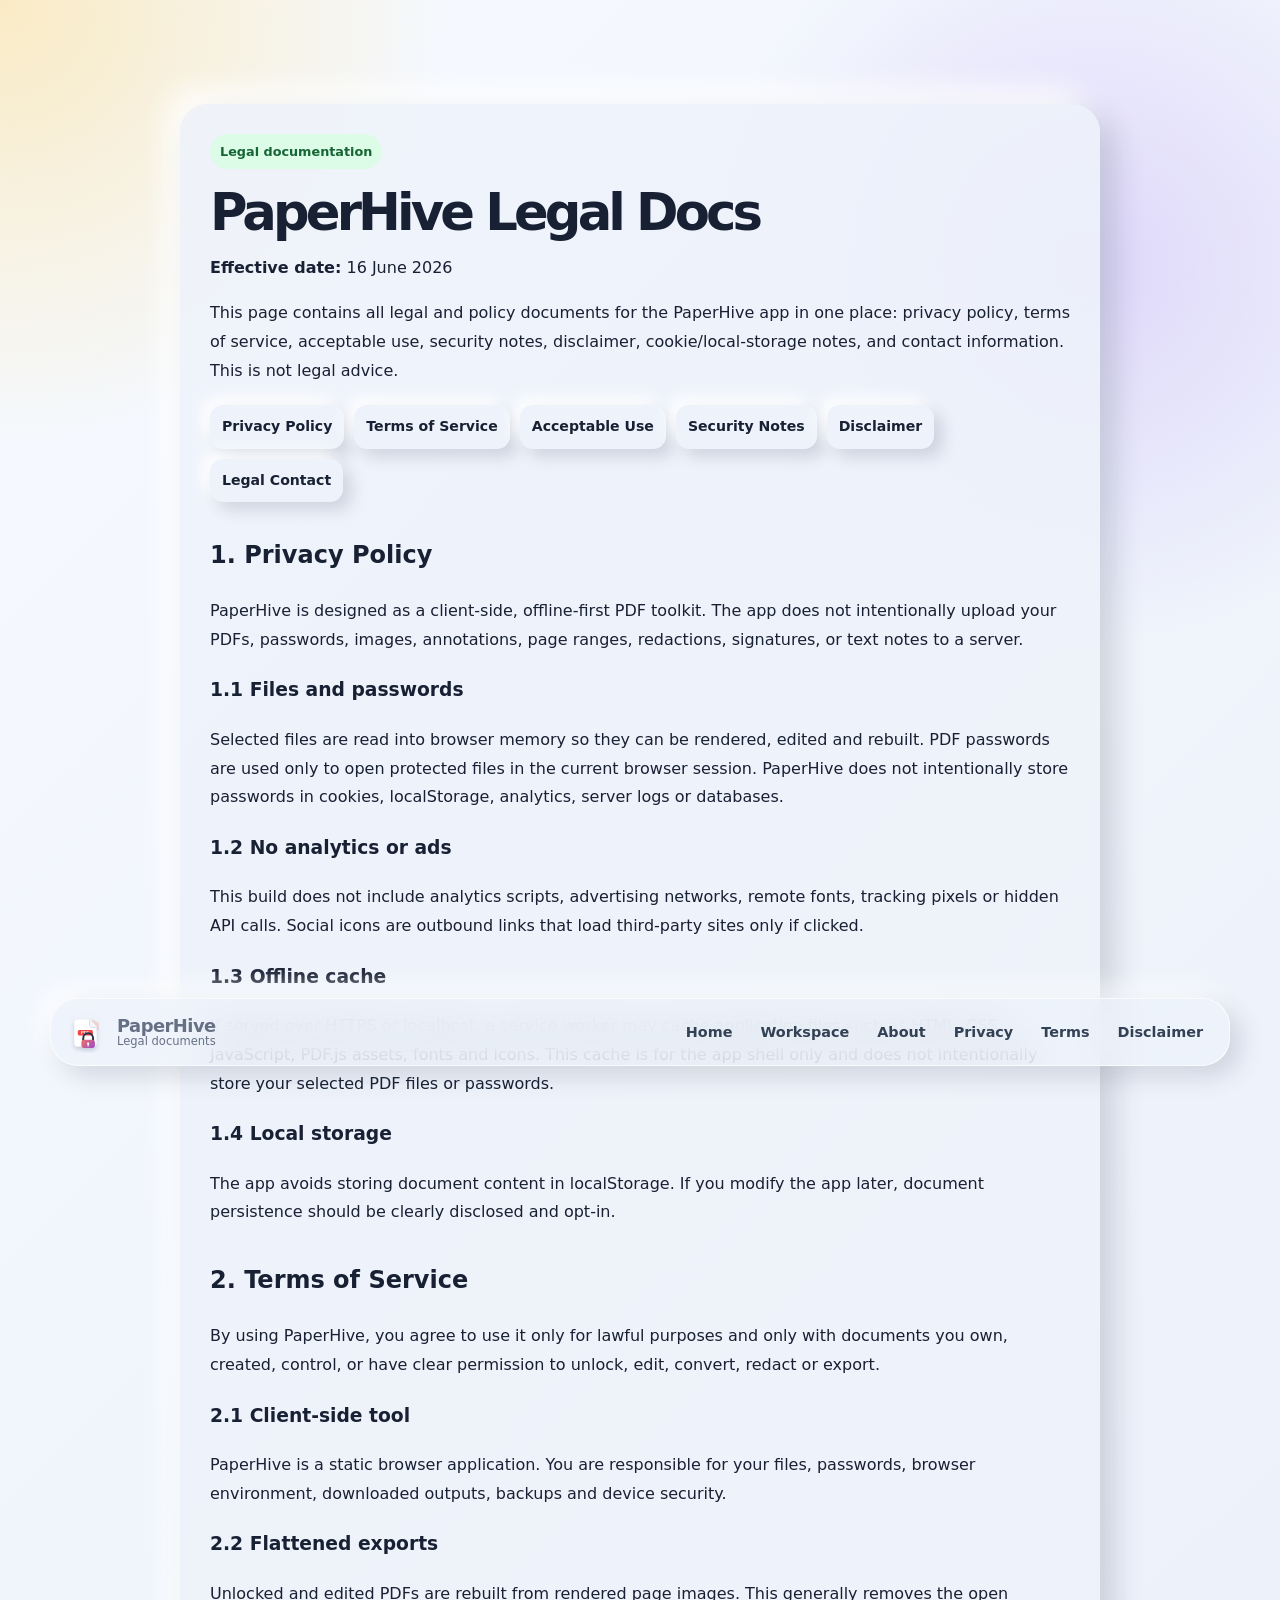
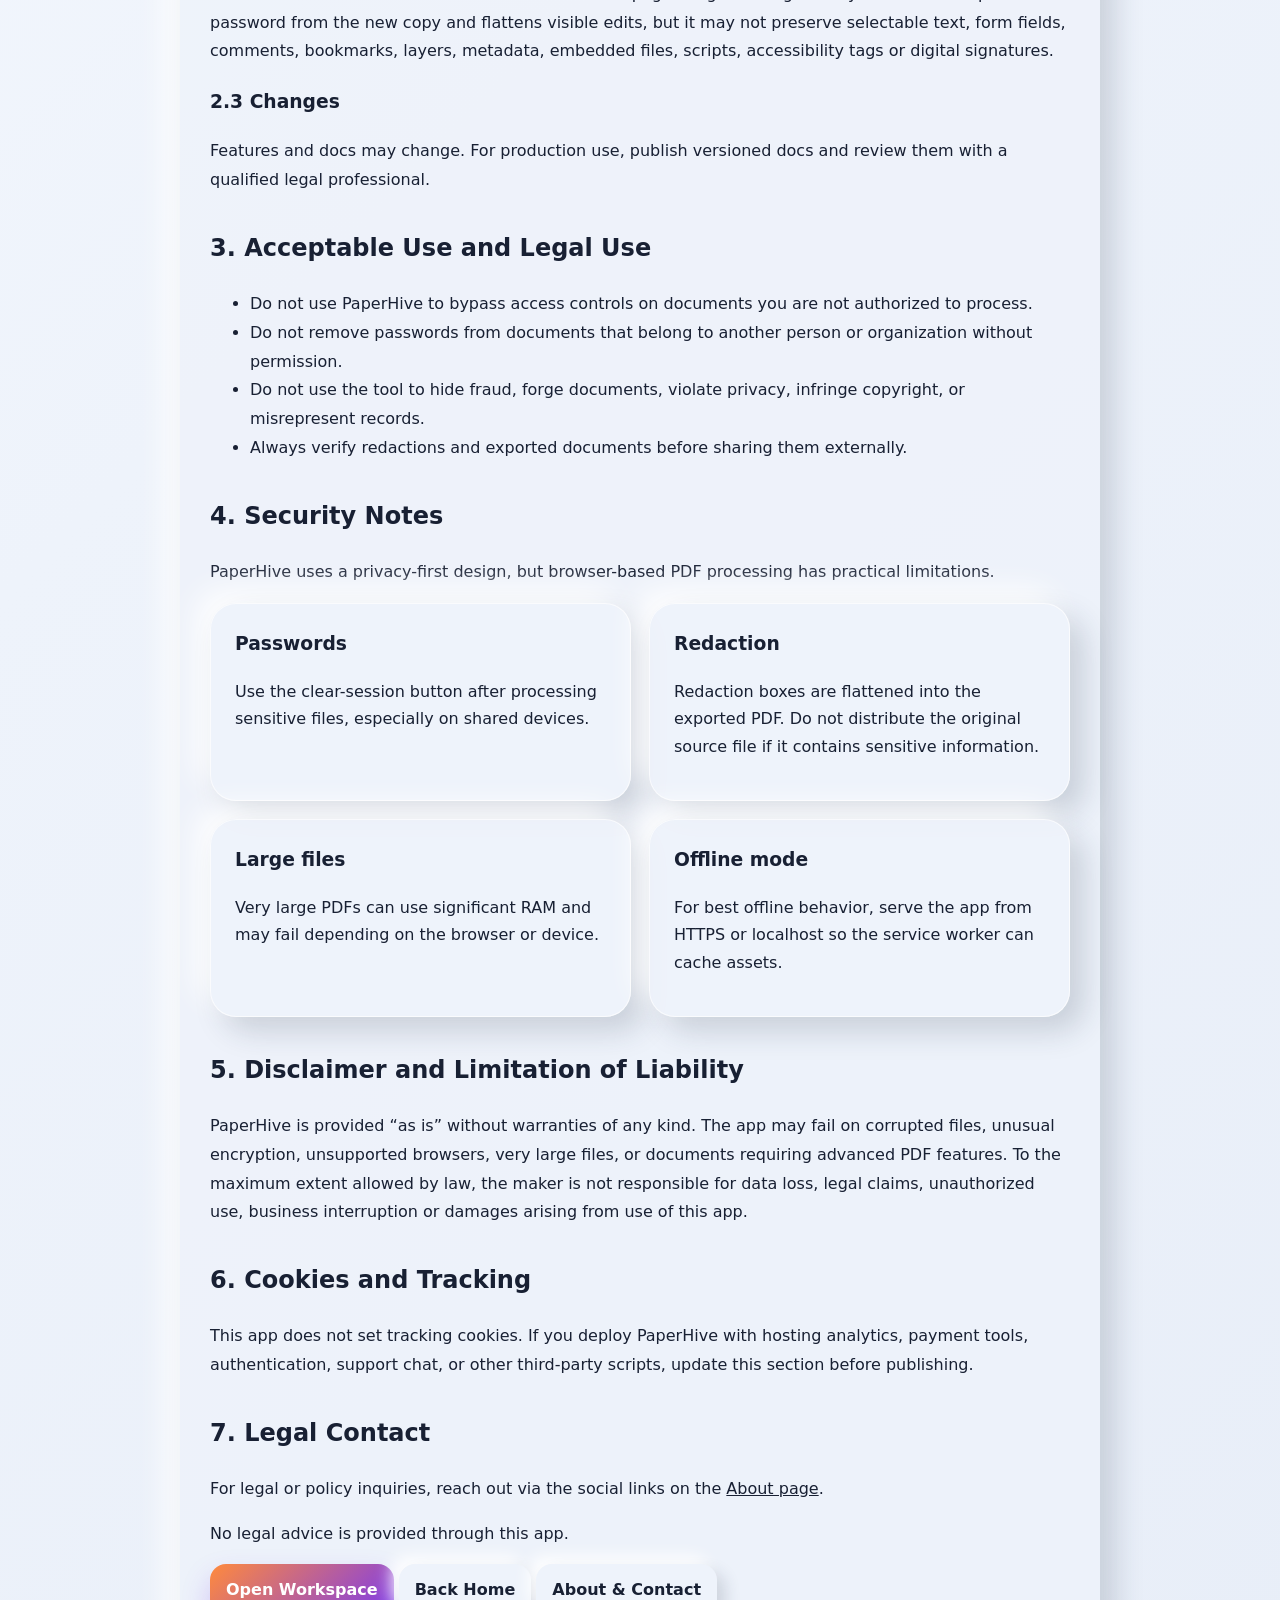
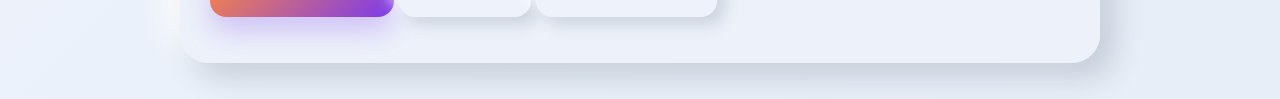
<file: terms.html>
<!doctype html><html lang="en"><head><meta charset="utf-8"><meta name="viewport" content="width=device-width, initial-scale=1"><meta http-equiv="refresh" content="0; url=docs.html#terms"><title>Terms of Service — PaperHive</title><link rel="icon" href="assets/icons/favicon.svg" type="image/svg+xml"><link rel="stylesheet" href="style.css"></head><body><main class="page-main"><article class="article"><h1>Terms moved</h1><p>All legal documents are now collected on the Docs page.</p><p><a class="btn primary" href="docs.html#terms">Open Terms of Service</a></p></article></main></body></html>
</file>
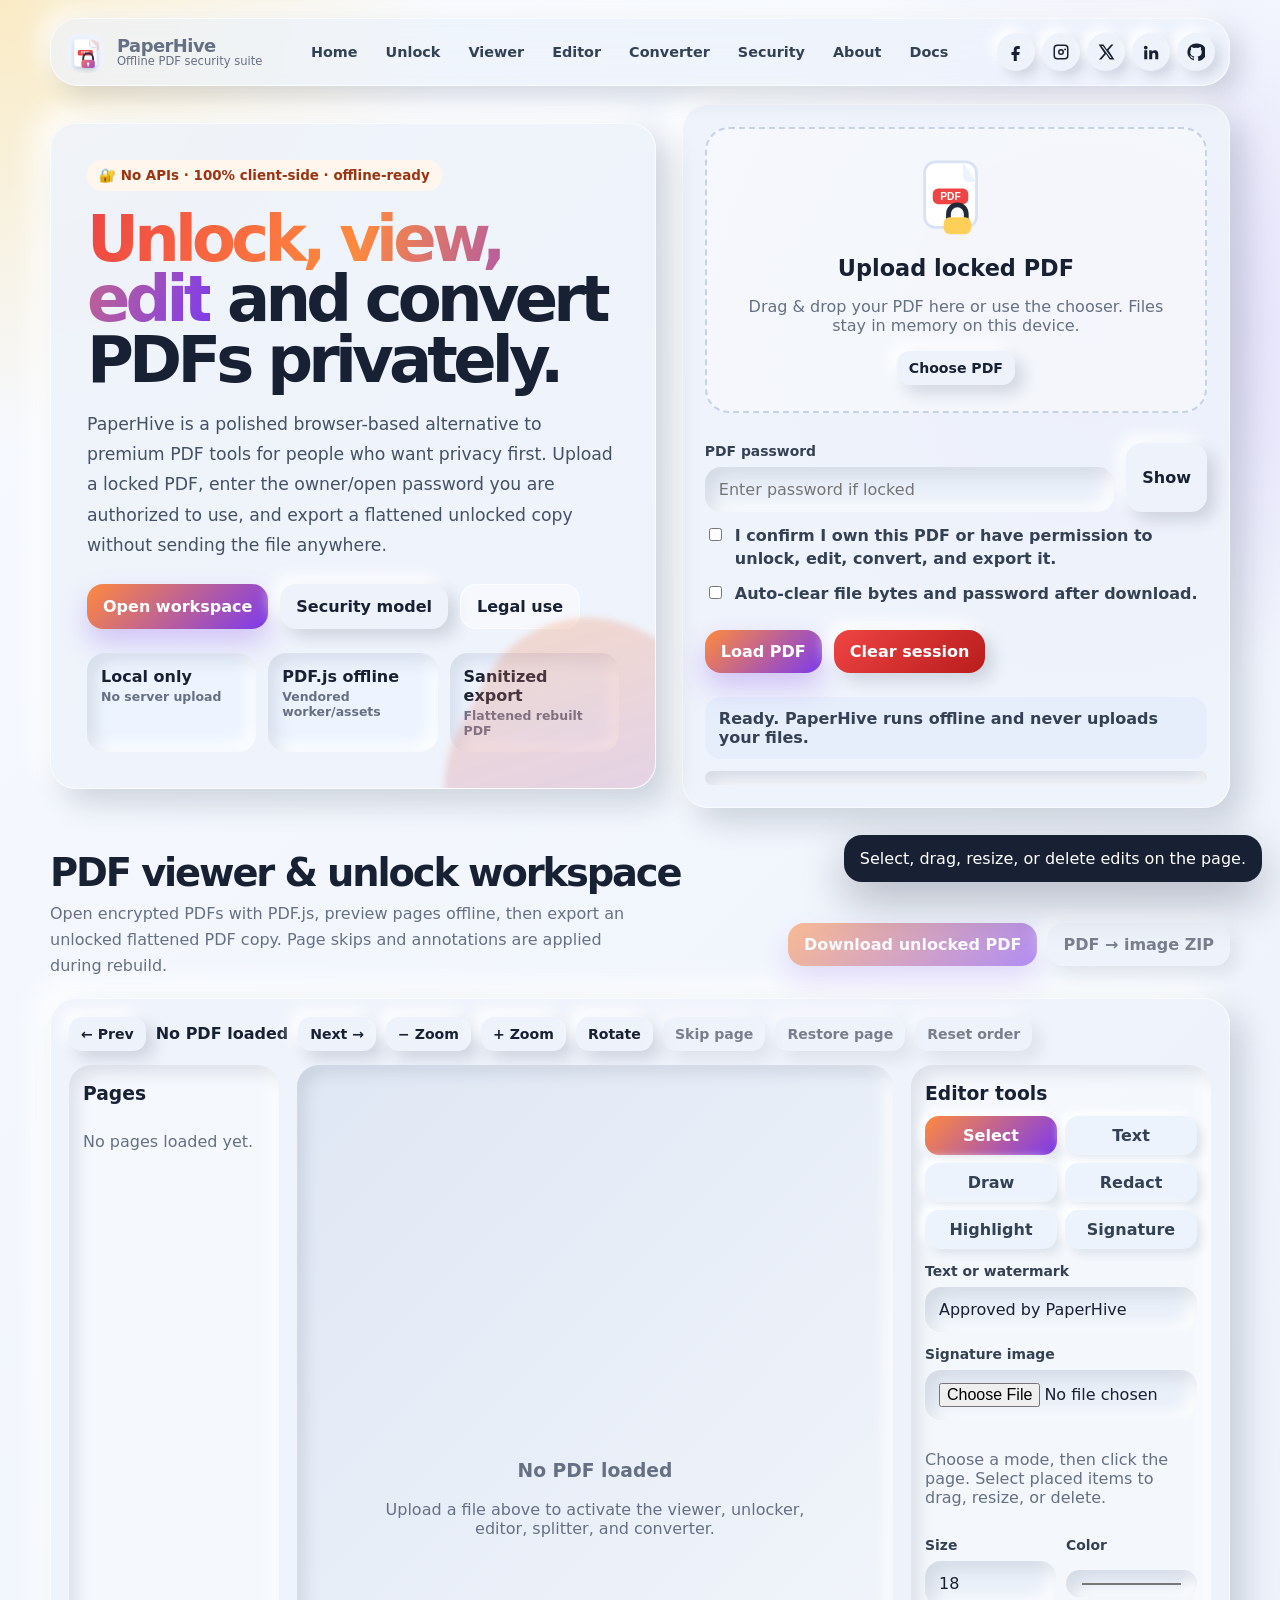
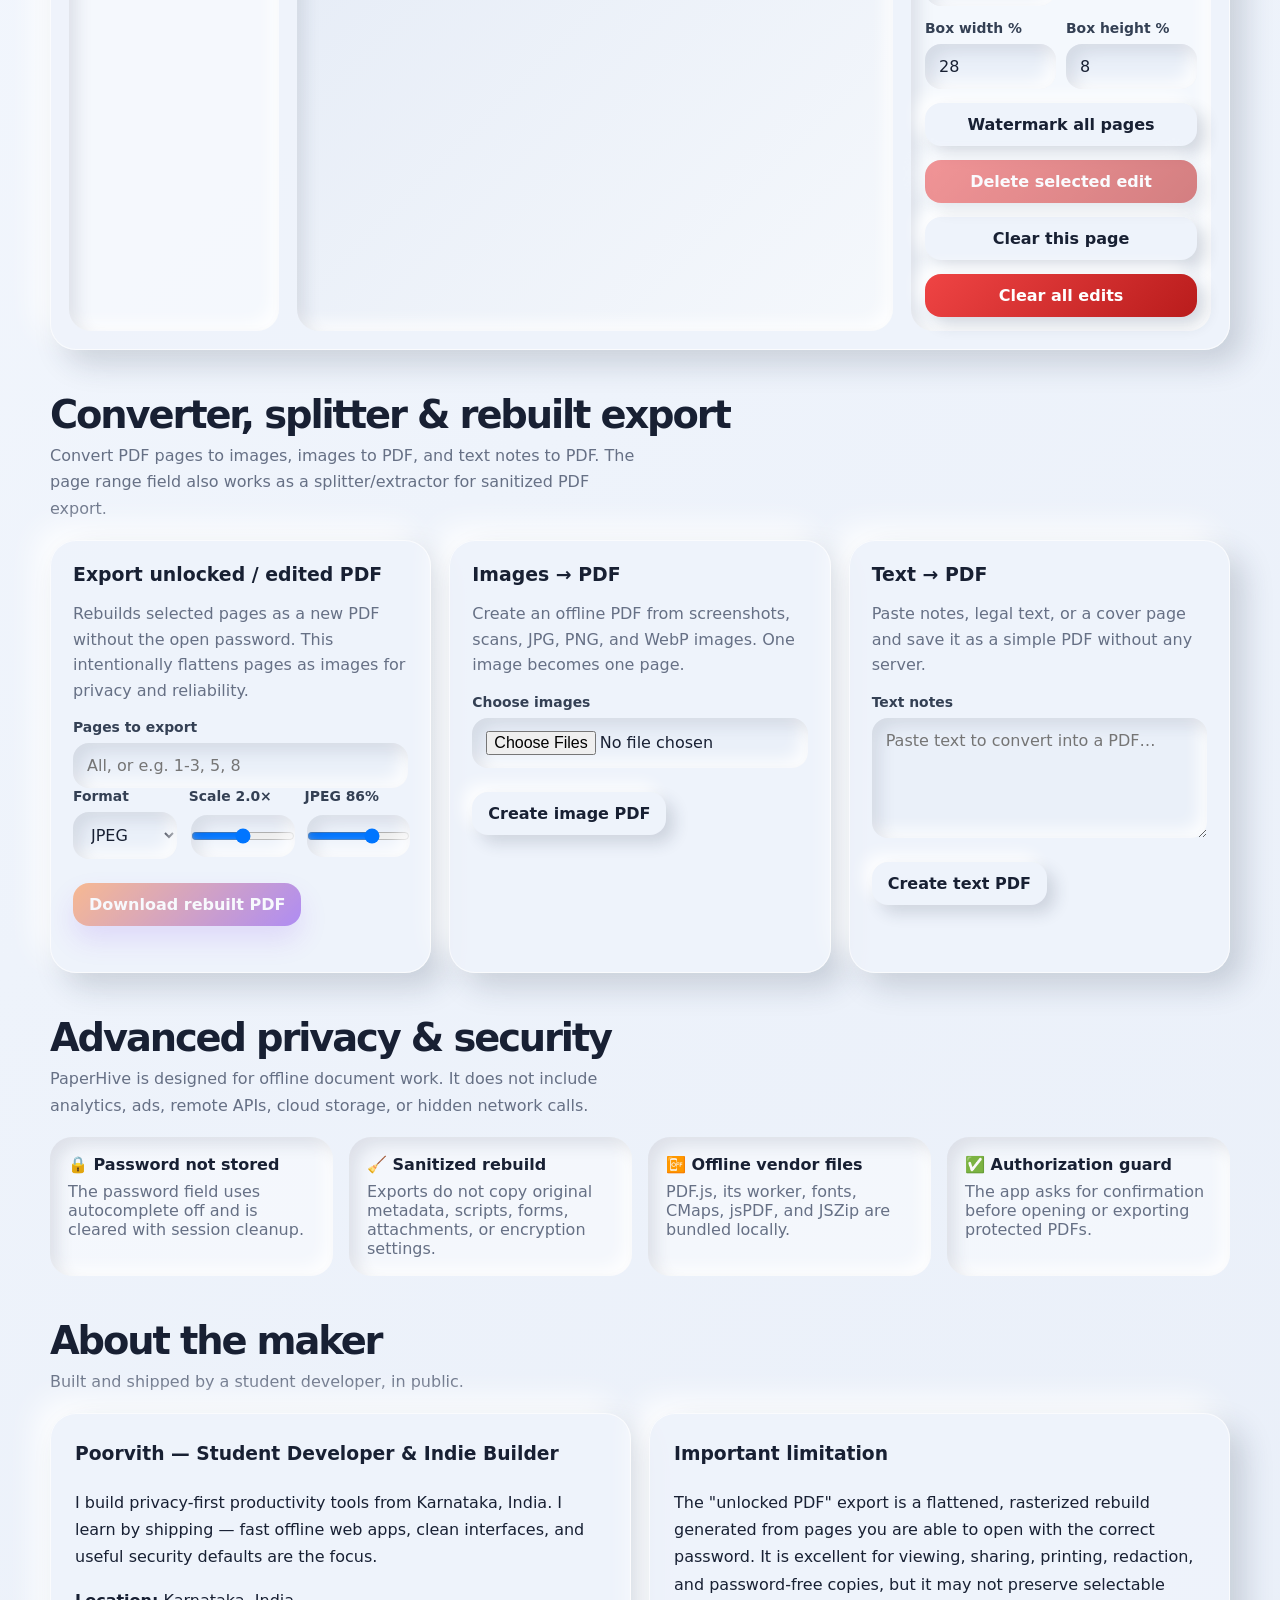
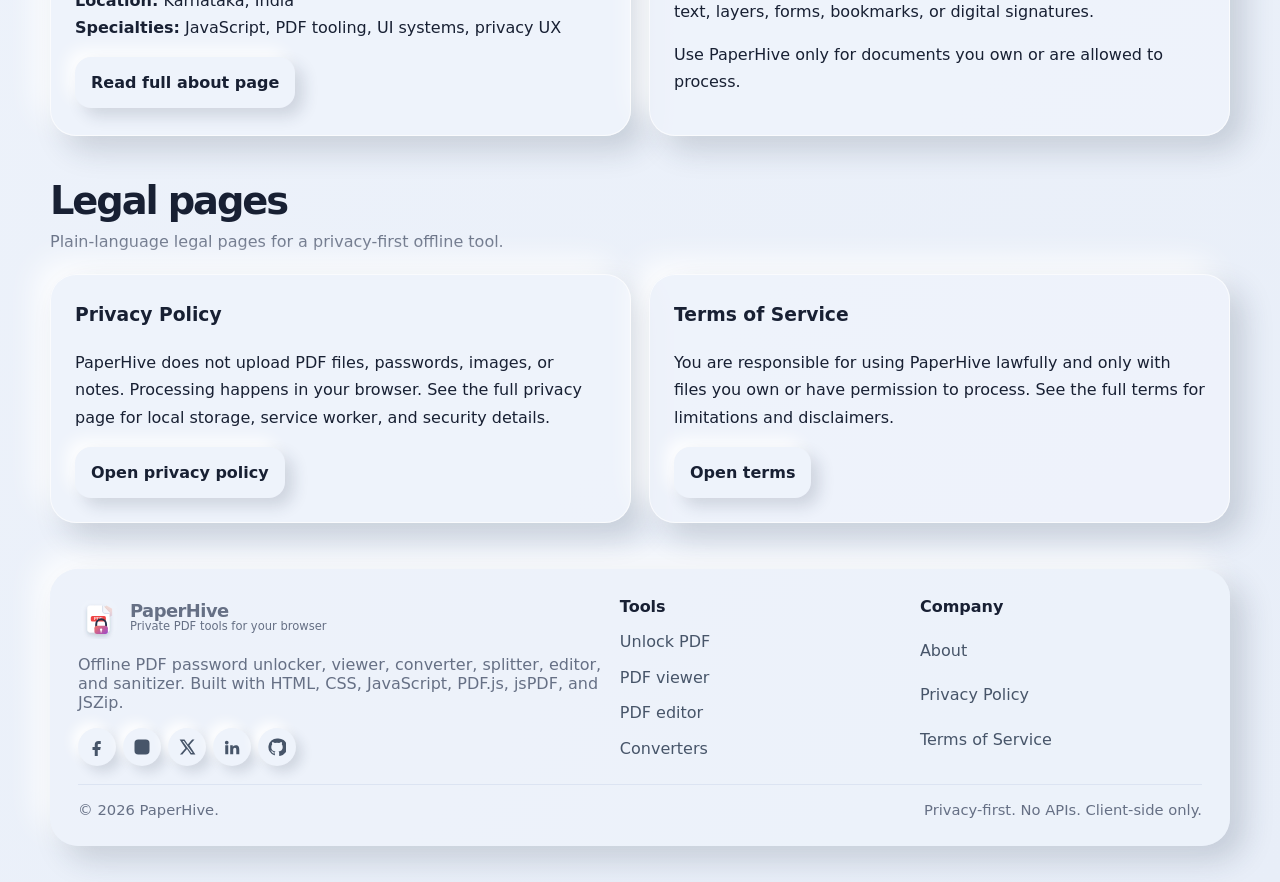
<file: workspace.html>
<!doctype html>
<html lang="en">
<head>
  <meta charset="utf-8">
  <meta name="viewport" content="width=device-width, initial-scale=1">
  <meta name="description" content="PaperHive is a privacy-first, offline PDF viewer, password unlocker, converter and lightweight editor that runs 100% in your browser.">
  <meta http-equiv="Content-Security-Policy" content="default-src 'self' data: blob:; script-src 'self' 'unsafe-inline' blob:; style-src 'self' 'unsafe-inline'; img-src 'self' data: blob:; worker-src 'self' blob:; connect-src 'self' data: blob:; object-src 'none'; base-uri 'self'; form-action 'none'">
  <title>Workspace — PaperHive Offline PDF Editor</title>
  <meta property="og:title" content="Workspace — PaperHive Offline PDF Editor">
  <meta property="og:description" content="Upload, unlock, view, edit, convert, and export PDFs entirely in your browser — no uploads, no APIs.">
  <meta property="og:type" content="website">
  <link rel="canonical" href="https://paperhive.app/workspace.html">
  <link rel="icon" href="assets/icons/favicon.svg" type="image/svg+xml">
  <link rel="manifest" href="manifest.webmanifest">
  <link rel="stylesheet" href="style.css">
</head>
<body>
  <header class="topbar" aria-label="Floating navigation">
    <a class="brand" href="index.html" aria-label="PaperHive home">
      <img src="assets/icons/paperhive-logo.svg" alt="PaperHive logo">
      <span><strong>PaperHive</strong><span>Offline PDF security suite</span></span>
    </a>
    <nav id="navlinks" class="navlinks" aria-label="Primary navigation">
      <a href="index.html">Home</a>
      <a href="#unlock">Unlock</a>
      <a href="#viewer">Viewer</a>
      <a href="#editor">Editor</a>
      <a href="#converter">Converter</a>
      <a href="#security">Security</a>
      <a href="about.html">About</a>
      <a href="docs.html">Docs</a>
    </nav>
    <div class="socials" aria-label="Social links">
      <a href="https://facebook.com/prvthmp" target="_blank" rel="noopener" aria-label="Facebook"><svg viewBox="0 0 24 24"><path d="M14 8h3V4h-3c-3.3 0-5 2-5 5v3H6v4h3v8h4v-8h3.2l.8-4h-4V9c0-.7.3-1 1-1Z"/></svg></a>
      <a href="https://instagram.com/prvthmp" target="_blank" rel="noopener" aria-label="Instagram"><svg viewBox="0 0 24 24"><path d="M7 2h10a5 5 0 0 1 5 5v10a5 5 0 0 1-5 5H7a5 5 0 0 1-5-5V7a5 5 0 0 1 5-5Zm0 2a3 3 0 0 0-3 3v10a3 3 0 0 0 3 3h10a3 3 0 0 0 3-3V7a3 3 0 0 0-3-3H7Zm5 4a4 4 0 1 1 0 8 4 4 0 0 1 0-8Zm0 2a2 2 0 1 0 0 4 2 2 0 0 0 0-4Zm5.5-2.8a1.3 1.3 0 1 1 0 2.6 1.3 1.3 0 0 1 0-2.6Z"/></svg></a>
      <a href="https://x.com/prvthmp" target="_blank" rel="noopener" aria-label="X"><svg viewBox="0 0 24 24"><path d="M18.9 2H22l-6.8 7.8L23.2 22h-6.3L12 14.7 5.8 22H2.6l7.3-8.4L2.2 2h6.5l4.4 6.6L18.9 2Zm-1.1 17.9h1.7L7.8 4H6l11.8 15.9Z"/></svg></a>
      <a href="https://linkedin.com/in/prvthmp" target="_blank" rel="noopener" aria-label="LinkedIn"><svg viewBox="0 0 24 24"><path d="M4.98 3.5a2.5 2.5 0 1 1 0 5.001 2.5 2.5 0 0 1 0-5ZM3 9.8h4v12H3v-12Zm6.2 0H13v1.7h.1c.5-1 1.8-2 3.8-2 4 0 4.8 2.6 4.8 6v6.3h-4v-5.6c0-1.3 0-3.1-1.9-3.1s-2.2 1.5-2.2 3v5.7h-4v-12Z"/></svg></a>
      <a href="https://github.com/prvthmpcypher" target="_blank" rel="noopener" aria-label="GitHub"><svg viewBox="0 0 24 24"><path d="M12 .7a11.5 11.5 0 0 0-3.6 22.4c.6.1.8-.2.8-.6v-2.1c-3.3.7-4-1.4-4-1.4-.5-1.3-1.3-1.7-1.3-1.7-1.1-.7.1-.7.1-.7 1.2.1 1.8 1.2 1.8 1.2 1 .1.9 2.2 3.4 1.6.1-.8.4-1.3.7-1.6-2.7-.3-5.5-1.3-5.5-5.9 0-1.3.5-2.4 1.2-3.2-.1-.3-.5-1.6.1-3.2 0 0 1-.3 3.3 1.2a11.2 11.2 0 0 1 6 0c2.3-1.5 3.3-1.2 3.3-1.2.6 1.6.2 2.9.1 3.2.8.8 1.2 1.9 1.2 3.2 0 4.6-2.8 5.6-5.5 5.9.4.4.8 1.1.8 2.2v3.3c0 .4.2.7.8.6A11.5 11.5 0 0 0 12 .7Z"/></svg></a>
    </div>
    <button id="mobile-menu" class="icon-btn mobile-menu" type="button" aria-label="Open menu">☰</button>
  </header>

  <main class="app-shell">
    <section class="hero" id="unlock">
      <div class="hero-card">
        <span class="eyebrow">🔐 No APIs · 100% client-side · offline-ready</span>
        <h1><span class="gradient-text">Unlock, view, edit</span> and convert PDFs privately.</h1>
        <p class="lead">PaperHive is a polished browser-based alternative to premium PDF tools for people who want privacy first. Upload a locked PDF, enter the owner/open password you are authorized to use, and export a flattened unlocked copy without sending the file anywhere.</p>
        <div class="hero-actions">
          <a class="btn primary" href="#viewer">Open workspace</a>
          <a class="btn" href="#security">Security model</a>
          <a class="btn ghost" href="docs.html#terms">Legal use</a>
        </div>
        <div class="trust-grid" aria-label="PaperHive guarantees">
          <div>Local only<span>No server upload</span></div>
          <div>PDF.js offline<span>Vendored worker/assets</span></div>
          <div>Sanitized export<span>Flattened rebuilt PDF</span></div>
        </div>
      </div>

      <aside class="upload-card panel" aria-label="Upload locked PDF">
        <div id="drop-zone" class="drop-zone" role="button" tabindex="0">
          <svg viewBox="0 0 120 120" aria-hidden="true">
            <defs><linearGradient id="hero-g" x1="15" x2="100" y1="10" y2="110"><stop stop-color="#ffcf58"/><stop offset=".55" stop-color="#ff7b54"/><stop offset="1" stop-color="#7c3aed"/></linearGradient></defs>
            <rect x="14" y="10" width="76" height="96" rx="16" fill="#fff" stroke="#d9e2f2" stroke-width="4"/>
            <path d="M70 10v21a9 9 0 0 0 9 9h11" fill="#edf3fc"/>
            <rect x="26" y="49" width="52" height="23" rx="8" fill="#ef4444"/>
            <text x="52" y="66" text-anchor="middle" font-size="15" font-weight="900" font-family="Arial" fill="#fff">PDF</text>
            <path d="M49 94v-8a13 13 0 1 1 26 0v8" fill="none" stroke="#1f2937" stroke-width="7" stroke-linecap="round"/>
            <rect x="42" y="91" width="40" height="25" rx="9" fill="url(#hero-g)"/>
          </svg>
          <h2>Upload locked PDF</h2>
          <p class="muted">Drag & drop your PDF here or use the chooser. Files stay in memory on this device.</p>
          <input id="pdf-file" class="sr-only" type="file" accept="application/pdf,.pdf">
          <button class="btn small" type="button" onclick="document.getElementById('pdf-file').click()">Choose PDF</button>
        </div>
        <div id="file-meta" class="file-meta"></div>
        <div class="form-grid">
          <div class="field">
            <label for="pdf-password">PDF password</label>
            <input id="pdf-password" type="password" autocomplete="off" placeholder="Enter password if locked">
          </div>
          <button id="toggle-password" class="btn" type="button">Show</button>
        </div>
        <label class="checkbox-row"><input id="auth-check" type="checkbox"> <span>I confirm I own this PDF or have permission to unlock, edit, convert, and export it.</span></label>
        <label class="checkbox-row"><input id="auto-clear" type="checkbox"> <span>Auto-clear file bytes and password after download.</span></label>
        <div class="hero-actions">
          <button id="load-pdf" class="btn primary" type="button">Load PDF</button>
          <button id="clear-session" class="btn danger" type="button">Clear session</button>
        </div>
        <div id="status" class="status" role="status" aria-live="polite">Ready.</div>
        <div class="progress-wrap" aria-label="Progress"><div id="progress-bar" class="progress-bar"></div></div>
      </aside>
    </section>

    <section id="viewer">
      <div class="section-title">
        <div>
          <h2>PDF viewer & unlock workspace</h2>
          <p>Open encrypted PDFs with PDF.js, preview pages offline, then export an unlocked flattened PDF copy. Page skips and annotations are applied during rebuild.</p>
        </div>
        <div class="toolbar">
          <button id="download-unlocked" class="btn primary" type="button" disabled>Download unlocked PDF</button>
          <button id="pdf-to-images" class="btn" type="button" disabled>PDF → image ZIP</button>
        </div>
      </div>

      <div class="viewer-shell">
        <div class="toolbar" aria-label="Viewer controls">
          <button id="prev-page" class="btn small" type="button">← Prev</button>
          <strong id="page-indicator">No PDF loaded</strong>
          <button id="next-page" class="btn small" type="button">Next →</button>
          <button id="zoom-out" class="btn small" type="button">− Zoom</button>
          <button id="zoom-in" class="btn small" type="button">+ Zoom</button>
          <button id="rotate-view" class="btn small" type="button">Rotate</button>
          <button id="delete-page" class="btn small" type="button" disabled>Skip page</button>
          <button id="restore-page" class="btn small" type="button" disabled>Restore page</button>
          <button id="reset-order" class="btn small" type="button" disabled>Reset order</button>
        </div>
        <div class="viewer-layout">
          <aside class="sidebar">
            <h3>Pages</h3>
            <div id="page-list" class="page-list"><p class="muted">No pages loaded yet.</p></div>
          </aside>
          <div class="canvas-wrap" aria-label="PDF canvas viewer">
            <div id="empty-view" class="empty-view">
              <h3>No PDF loaded</h3>
              <p>Upload a file above to activate the viewer, unlocker, editor, splitter, and converter.</p>
            </div>
            <canvas id="pdf-canvas" class="hidden"></canvas>
            <div id="annotation-layer" class="annotation-layer hidden" aria-label="Editable annotation layer"></div>
          </div>
          <aside id="editor" class="editor-panel">
            <h3>Editor tools</h3>
            <div class="editor-stack">
              <div class="mode-list" role="group" aria-label="Editor modes">
                <button class="active" type="button" data-mode="select">Select</button>
                <button type="button" data-mode="text">Text</button>
                <button type="button" data-mode="draw">Draw</button>
                <button type="button" data-mode="redact">Redact</button>
                <button type="button" data-mode="highlight">Highlight</button>
                <button type="button" data-mode="signature">Signature</button>
              </div>
              <div class="field">
                <label for="text-value">Text or watermark</label>
                <input id="text-value" type="text" value="Approved by PaperHive" maxlength="120">
              </div>
              <div class="field">
                <label for="signature-input">Signature image</label>
                <input id="signature-input" type="file" accept="image/png,image/jpeg,image/webp,image/*">
              </div>
              <p class="muted">Choose a mode, then click the page. Select placed items to drag, resize, or delete.</p>
              <div class="range-row">
                <div class="field"><label for="text-size">Size</label><input id="text-size" type="number" min="8" max="96" value="18"></div>
                <div class="field"><label for="text-color">Color</label><input id="text-color" type="color" value="#7c3aed"></div>
              </div>
              <div class="range-row">
                <div class="field"><label for="box-width">Box width %</label><input id="box-width" type="number" min="4" max="100" value="28"></div>
                <div class="field"><label for="box-height">Box height %</label><input id="box-height" type="number" min="2" max="100" value="8"></div>
              </div>
              <button id="add-watermark" class="btn" type="button">Watermark all pages</button>
              <button id="delete-selected" class="btn danger" type="button" disabled>Delete selected edit</button>
              <button id="clear-page-ann" class="btn" type="button">Clear this page</button>
              <button id="clear-all-ann" class="btn danger" type="button">Clear all edits</button>
            </div>
          </aside>
        </div>
      </div>
    </section>

    <section id="converter">
      <div class="section-title">
        <div>
          <h2>Converter, splitter & rebuilt export</h2>
          <p>Convert PDF pages to images, images to PDF, and text notes to PDF. The page range field also works as a splitter/extractor for sanitized PDF export.</p>
        </div>
      </div>
      <div class="tool-grid">
        <article class="tool-card">
          <h3>Export unlocked / edited PDF</h3>
          <p>Rebuilds selected pages as a new PDF without the open password. This intentionally flattens pages as images for privacy and reliability.</p>
          <div class="field"><label for="download-range">Pages to export</label><input id="download-range" type="text" placeholder="All, or e.g. 1-3, 5, 8"></div>
          <div class="inline-fields">
            <div class="field"><label for="image-format">Format</label><select id="image-format"><option>JPEG</option><option>PNG</option></select></div>
            <div class="field"><label for="export-scale">Scale <span id="export-scale-label">2.0×</span></label><input id="export-scale" type="range" min="1" max="3" step="0.25" value="2"></div>
            <div class="field"><label for="jpeg-quality">JPEG <span id="jpeg-quality-label">86%</span></label><input id="jpeg-quality" type="range" min="50" max="100" value="86"></div>
          </div>
          <div class="hero-actions"><button id="download-edited" class="btn primary" type="button" disabled>Download rebuilt PDF</button></div>
        </article>

        <article class="tool-card">
          <h3>Images → PDF</h3>
          <p>Create an offline PDF from screenshots, scans, JPG, PNG, and WebP images. One image becomes one page.</p>
          <div class="field"><label for="image-input">Choose images</label><input id="image-input" type="file" accept="image/*" multiple></div>
          <div class="hero-actions"><button id="images-to-pdf" class="btn" type="button">Create image PDF</button></div>
        </article>

        <article class="tool-card">
          <h3>Text → PDF</h3>
          <p>Paste notes, legal text, or a cover page and save it as a simple PDF without any server.</p>
          <div class="field"><label for="notes-text">Text notes</label><textarea id="notes-text" placeholder="Paste text to convert into a PDF…"></textarea></div>
          <div class="hero-actions"><button id="text-to-pdf" class="btn" type="button">Create text PDF</button></div>
        </article>
      </div>
    </section>

    <section id="security">
      <div class="section-title">
        <div>
          <h2>Advanced privacy & security</h2>
          <p>PaperHive is designed for offline document work. It does not include analytics, ads, remote APIs, cloud storage, or hidden network calls.</p>
        </div>
      </div>
      <div class="security-grid">
        <div class="security-item"><strong>🔒 Password not stored</strong><span class="muted">The password field uses autocomplete off and is cleared with session cleanup.</span></div>
        <div class="security-item"><strong>🧹 Sanitized rebuild</strong><span class="muted">Exports do not copy original metadata, scripts, forms, attachments, or encryption settings.</span></div>
        <div class="security-item"><strong>📴 Offline vendor files</strong><span class="muted">PDF.js, its worker, fonts, CMaps, jsPDF, and JSZip are bundled locally.</span></div>
        <div class="security-item"><strong>✅ Authorization guard</strong><span class="muted">The app asks for confirmation before opening or exporting protected PDFs.</span></div>
      </div>
    </section>

    <section id="about-preview">
      <div class="section-title">
        <div>
          <h2>About the maker</h2>
          <p>Built and shipped by a student developer, in public.</p>
        </div>
      </div>
      <div class="legal-grid">
        <article class="legal-card">
          <h3>Poorvith — Student Developer & Indie Builder</h3>
          <p>I build privacy-first productivity tools from Karnataka, India. I learn by shipping — fast offline web apps, clean interfaces, and useful security defaults are the focus.</p>
          <p><strong>Location:</strong> Karnataka, India<br><strong>Specialties:</strong> JavaScript, PDF tooling, UI systems, privacy UX</p>
          <a class="btn" href="about.html">Read full about page</a>
        </article>
        <article class="legal-card">
          <h3>Important limitation</h3>
          <p>The "unlocked PDF" export is a flattened, rasterized rebuild generated from pages you are able to open with the correct password. It is excellent for viewing, sharing, printing, redaction, and password-free copies, but it may not preserve selectable text, layers, forms, bookmarks, or digital signatures.</p>
          <p>Use PaperHive only for documents you own or are allowed to process.</p>
        </article>
      </div>
    </section>

    <section id="legal">
      <div class="section-title">
        <div>
          <h2>Legal pages</h2>
          <p>Plain-language legal pages for a privacy-first offline tool.</p>
        </div>
      </div>
      <div class="legal-grid">
        <article class="legal-card"><h3>Privacy Policy</h3><p>PaperHive does not upload PDF files, passwords, images, or notes. Processing happens in your browser. See the full privacy page for local storage, service worker, and security details.</p><a class="btn" href="docs.html#privacy">Open privacy policy</a></article>
        <article class="legal-card"><h3>Terms of Service</h3><p>You are responsible for using PaperHive lawfully and only with files you own or have permission to process. See the full terms for limitations and disclaimers.</p><a class="btn" href="docs.html#terms">Open terms</a></article>
      </div>
    </section>

    <footer class="footer">
      <div>
        <a class="brand" href="index.html"><img src="assets/icons/paperhive-logo.svg" alt="PaperHive logo"><span><strong>PaperHive</strong><span>Private PDF tools for your browser</span></span></a>
        <p class="muted">Offline PDF password unlocker, viewer, converter, splitter, editor, and sanitizer. Built with HTML, CSS, JavaScript, PDF.js, jsPDF, and JSZip.</p>
        <div class="socials" style="display:flex" aria-label="Footer social links">
          <a href="https://facebook.com/prvthmp" target="_blank" rel="noopener" aria-label="Facebook"><svg viewBox="0 0 24 24"><path d="M14 8h3V4h-3c-3.3 0-5 2-5 5v3H6v4h3v8h4v-8h3.2l.8-4h-4V9c0-.7.3-1 1-1Z"/></svg></a>
          <a href="https://instagram.com/prvthmp" target="_blank" rel="noopener" aria-label="Instagram"><svg viewBox="0 0 24 24"><path d="M7 2h10a5 5 0 0 1 5 5v10a5 5 0 0 1-5 5H7a5 5 0 0 1-5-5V7a5 5 0 0 1 5-5Zm5 6a4 4 0 1 1 0 8 4 4 0 0 1 0-8Zm5.5-.8a1.3 1.3 0 1 1 0 2.6 1.3 1.3 0 0 1 0-2.6Z"/></svg></a>
          <a href="https://x.com/prvthmp" target="_blank" rel="noopener" aria-label="X"><svg viewBox="0 0 24 24"><path d="M18.9 2H22l-6.8 7.8L23.2 22h-6.3L12 14.7 5.8 22H2.6l7.3-8.4L2.2 2h6.5l4.4 6.6L18.9 2Zm-1.1 17.9h1.7L7.8 4H6l11.8 15.9Z"/></svg></a>
          <a href="https://linkedin.com/in/prvthmp" target="_blank" rel="noopener" aria-label="LinkedIn"><svg viewBox="0 0 24 24"><path d="M4.98 3.5a2.5 2.5 0 1 1 0 5.001 2.5 2.5 0 0 1 0-5ZM3 9.8h4v12H3v-12Zm6.2 0H13v1.7h.1c.5-1 1.8-2 3.8-2 4 0 4.8 2.6 4.8 6v6.3h-4v-5.6c0-1.3 0-3.1-1.9-3.1s-2.2 1.5-2.2 3v5.7h-4v-12Z"/></svg></a>
          <a href="https://github.com/prvthmpcypher" target="_blank" rel="noopener" aria-label="GitHub"><svg viewBox="0 0 24 24"><path d="M12 .7a11.5 11.5 0 0 0-3.6 22.4c.6.1.8-.2.8-.6v-2.1c-3.3.7-4-1.4-4-1.4-.5-1.3-1.3-1.7-1.3-1.7-1.1-.7.1-.7.1-.7 1.2.1 1.8 1.2 1.8 1.2 1 .1.9 2.2 3.4 1.6.1-.8.4-1.3.7-1.6-2.7-.3-5.5-1.3-5.5-5.9 0-1.3.5-2.4 1.2-3.2-.1-.3-.5-1.6.1-3.2 0 0 1-.3 3.3 1.2a11.2 11.2 0 0 1 6 0c2.3-1.5 3.3-1.2 3.3-1.2.6 1.6.2 2.9.1 3.2.8.8 1.2 1.9 1.2 3.2 0 4.6-2.8 5.6-5.5 5.9.4.4.8 1.1.8 2.2v3.3c0 .4.2.7.8.6A11.5 11.5 0 0 0 12 .7Z"/></svg></a>
        </div>
      </div>
      <div class="footer-links"><strong>Tools</strong><a href="workspace.html#unlock">Unlock PDF</a><a href="workspace.html#viewer">PDF viewer</a><a href="workspace.html#editor">PDF editor</a><a href="workspace.html#converter">Converters</a></div>
      <div class="footer-links"><strong>Company</strong><a href="about.html">About</a><a href="docs.html#privacy">Privacy Policy</a><a href="docs.html#terms">Terms of Service</a></div>
      <div class="footer-bottom"><span>© <span id="year">2026</span> PaperHive.</span><span>Privacy-first. No APIs. Client-side only.</span></div>
    </footer>
  </main>

  <div id="toast" class="toast" role="status" aria-live="polite"></div>
  <script src="assets/vendor/jspdf.umd.min.js"></script>
  <script src="assets/vendor/jszip.min.js"></script>
  <script type="module" src="app.js"></script>
</body>
</html>
</file>
<file: style.css>
/* PaperHive — private offline PDF toolkit */
:root{
  --bg:#eef3fb;
  --panel:#eef3fb;
  --ink:#182033;
  --muted:#667085;
  --line:#dce4f2;
  --brand:#ff8a3d;
  --brand-2:#7c3aed;
  --danger:#ef4444;
  --ok:#14b86e;
  --warn:#f59e0b;
  --white:#fff;
  --shadow-dark: rgba(36, 48, 74, .18);
  --shadow-light: rgba(255,255,255,.9);
  --radius: 26px;
  --soft-shadow: 14px 14px 30px var(--shadow-dark), -14px -14px 30px var(--shadow-light);
  --inset-shadow: inset 8px 8px 16px rgba(36,48,74,.11), inset -8px -8px 16px rgba(255,255,255,.85);
}
*{box-sizing:border-box}
html{scroll-behavior:smooth}
body{
  margin:0;
  font-family: Inter, ui-sans-serif, system-ui, -apple-system, BlinkMacSystemFont, "Segoe UI", sans-serif;
  color:var(--ink);
  background:
    radial-gradient(circle at top left, rgba(255,207,88,.35), transparent 28rem),
    radial-gradient(circle at 85% 8%, rgba(124,58,237,.16), transparent 24rem),
    linear-gradient(135deg,#f7faff 0%,var(--bg) 48%,#e8eef8 100%);
  min-height:100vh;
}
a{color:inherit}
button,input,select,textarea{font:inherit}
button{cursor:pointer}
.hidden{display:none!important}
.sr-only{position:absolute;width:1px;height:1px;padding:0;margin:-1px;overflow:hidden;clip:rect(0,0,0,0);white-space:nowrap;border:0}
.app-shell{width:min(1180px,calc(100% - 32px));margin:0 auto;padding:104px 0 36px}
.topbar{
  position:fixed;z-index:30;top:18px;left:50%;transform:translateX(-50%);
  width:min(1180px,calc(100% - 24px));
  display:flex;align-items:center;gap:14px;justify-content:space-between;
  padding:12px 14px;border:1px solid rgba(255,255,255,.7);border-radius:28px;
  background:rgba(238,243,251,.72);backdrop-filter: blur(18px);
  box-shadow:10px 10px 24px rgba(38,49,73,.16), -10px -10px 24px rgba(255,255,255,.75);
}
.brand{display:flex;align-items:center;gap:10px;text-decoration:none;min-width:max-content}
.brand img{width:42px;height:42px;display:block}
.brand strong{font-size:1.12rem;letter-spacing:-.03em}
.brand span{display:block;color:var(--muted);font-size:.72rem;margin-top:-2px}
.navlinks{display:flex;align-items:center;gap:4px;flex-wrap:wrap;justify-content:center}
.navlinks a{padding:10px 12px;border-radius:999px;text-decoration:none;color:#334155;font-weight:750;font-size:.9rem}
.navlinks a:hover,.navlinks a:focus-visible{background:#e6edf8;box-shadow:var(--inset-shadow);outline:0;color:#111827}
.socials{display:flex;gap:7px;align-items:center}
.socials a,.icon-btn{
  width:38px;height:38px;border-radius:50%;display:grid;place-items:center;border:0;text-decoration:none;
  background:var(--panel);box-shadow:6px 6px 12px rgba(36,48,74,.14), -6px -6px 12px rgba(255,255,255,.9);
}
.socials a:hover,.icon-btn:hover{transform:translateY(-1px);color:var(--brand-2)}
.socials svg{width:18px;height:18px;fill:currentColor}
.mobile-menu{display:none}
.hero{display:grid;grid-template-columns:1.05fr .95fr;gap:26px;align-items:center;margin-bottom:30px}
.hero-card,.panel,.tool-card,.viewer-shell,.legal-card{
  border-radius:var(--radius);background:rgba(238,243,251,.88);box-shadow:var(--soft-shadow);border:1px solid rgba(255,255,255,.68)
}
.hero-card{padding:36px;position:relative;overflow:hidden}
.hero-card:before{content:"";position:absolute;inset:auto -90px -130px auto;width:290px;height:290px;border-radius:40%;background:linear-gradient(135deg,rgba(255,138,61,.25),rgba(124,58,237,.20));filter:blur(3px);transform:rotate(28deg)}
.eyebrow{display:inline-flex;gap:8px;align-items:center;padding:8px 12px;border-radius:999px;background:#fff7ed;color:#9a3412;font-weight:800;font-size:.84rem}
h1{font-size:clamp(2.3rem,5vw,4.85rem);line-height:.95;margin:18px 0 18px;letter-spacing:-.075em}
.lead{font-size:1.08rem;line-height:1.75;color:#445166;max-width:68ch;margin:0 0 20px}.gradient-text{background:linear-gradient(110deg,#ef4444,#ff8a3d,#7c3aed);-webkit-background-clip:text;background-clip:text;color:transparent}.hero-actions{display:flex;flex-wrap:wrap;gap:12px;margin:24px 0}.btn{border:0;border-radius:16px;padding:12px 16px;font-weight:850;color:var(--ink);background:var(--panel);box-shadow:8px 8px 16px rgba(36,48,74,.16), -8px -8px 16px rgba(255,255,255,.9);text-decoration:none;display:inline-flex;align-items:center;gap:8px;justify-content:center}.btn:hover{transform:translateY(-1px)}.btn.primary{color:#fff;background:linear-gradient(135deg,var(--brand),var(--brand-2));box-shadow:0 14px 28px rgba(124,58,237,.26)}.btn.danger{color:#fff;background:linear-gradient(135deg,#ef4444,#b91c1c)}.btn.ghost{box-shadow:none;background:rgba(255,255,255,.45);border:1px solid rgba(255,255,255,.7)}.btn.small{padding:9px 12px;border-radius:13px;font-size:.88rem}.btn:disabled{opacity:.55;cursor:not-allowed;transform:none}.trust-grid{display:grid;grid-template-columns:repeat(3,1fr);gap:12px;margin-top:22px}.trust-grid div{padding:14px;border-radius:18px;background:#edf4ff;box-shadow:var(--inset-shadow);font-weight:850}.trust-grid span{display:block;color:var(--muted);font-size:.78rem;font-weight:700;margin-top:3px}.upload-card{padding:22px}.drop-zone{border:2px dashed #c6d2e5;border-radius:24px;padding:26px;text-align:center;background:rgba(255,255,255,.38);transition:.2s}.drop-zone.drag{border-color:var(--brand-2);background:rgba(124,58,237,.08);transform:scale(1.01)}.drop-zone svg{width:82px;height:82px;margin-bottom:10px}.drop-zone h2{margin:4px 0 8px;font-size:1.4rem}.muted{color:var(--muted)}.file-meta{display:grid;gap:8px;margin-top:14px}.file-pill{display:flex;justify-content:space-between;gap:12px;align-items:center;padding:12px 14px;border-radius:16px;background:#f7faff;border:1px solid var(--line);font-weight:800}.form-grid{display:grid;grid-template-columns:1fr auto;gap:12px;margin-top:16px}.field{display:grid;gap:8px}.field label{font-size:.87rem;font-weight:850;color:#344054}.field input,.field select,.field textarea{width:100%;border:0;outline:0;border-radius:16px;background:#eaf0f9;color:var(--ink);padding:13px 14px;box-shadow:var(--inset-shadow)}.field textarea{min-height:120px;resize:vertical}.inline-fields{display:grid;grid-template-columns:repeat(3,1fr);gap:12px}.checkbox-row{display:flex;align-items:flex-start;gap:10px;font-weight:750;color:#344054;margin-top:12px;line-height:1.45}.checkbox-row input{margin-top:4px}.status{margin-top:14px;border-radius:16px;padding:12px 14px;background:#e6eefb;color:#344054;font-weight:750}.status.ok{background:#dcfce7;color:#166534}.status.err{background:#fee2e2;color:#991b1b}.status.warn{background:#fef3c7;color:#92400e}.progress-wrap{height:14px;border-radius:999px;background:#e4ebf6;box-shadow:var(--inset-shadow);overflow:hidden;margin-top:12px}.progress-bar{height:100%;width:0%;border-radius:999px;background:linear-gradient(90deg,var(--brand),var(--brand-2));transition:width .2s ease}.section-title{display:flex;align-items:end;justify-content:space-between;gap:16px;margin:42px 0 18px}.section-title h2{font-size:clamp(1.8rem,3vw,2.8rem);letter-spacing:-.055em;margin:0}.section-title p{color:var(--muted);max-width:58ch;margin:6px 0 0;line-height:1.65}.tool-grid{display:grid;grid-template-columns:repeat(3,1fr);gap:18px}.tool-card{padding:22px}.tool-card h3{font-size:1.18rem;margin:0 0 9px}.tool-card p{line-height:1.6;color:var(--muted)}.toolbar{display:flex;flex-wrap:wrap;align-items:center;gap:10px;margin-bottom:14px}.viewer-shell{padding:18px}.viewer-layout{display:grid;grid-template-columns:210px 1fr 300px;gap:18px}.sidebar,.editor-panel{border-radius:22px;background:rgba(255,255,255,.36);box-shadow:var(--inset-shadow);padding:14px;min-height:460px}.page-list{display:grid;gap:8px;max-height:530px;overflow:auto;padding-right:4px}.page-chip{display:flex;justify-content:space-between;align-items:center;gap:8px;border:0;border-radius:14px;padding:11px 12px;text-align:left;background:#edf3fc;color:#334155;font-weight:850;box-shadow:4px 4px 10px rgba(36,48,74,.10), -4px -4px 10px rgba(255,255,255,.84)}.page-chip.active{color:#fff;background:linear-gradient(135deg,var(--brand),var(--brand-2))}.page-chip.deleted{opacity:.48;text-decoration:line-through}.canvas-wrap{position:relative;min-height:520px;display:grid;place-items:center;border-radius:22px;overflow:auto;background:linear-gradient(135deg,#dfe7f4,#f5f8fc);box-shadow:var(--inset-shadow);padding:20px}.canvas-wrap canvas{display:block;background:#fff;border-radius:8px;box-shadow:0 18px 45px rgba(15,23,42,.18);max-width:100%;height:auto}.empty-view{padding:40px;text-align:center;color:var(--muted)}.editor-panel h3,.sidebar h3{margin:4px 0 12px}.editor-stack{display:grid;gap:14px}.mode-list{display:grid;grid-template-columns:1fr 1fr;gap:8px}.mode-list button{padding:10px;border-radius:14px;border:0;background:#edf3fc;font-weight:850;color:#334155;box-shadow:5px 5px 10px rgba(36,48,74,.10), -5px -5px 10px rgba(255,255,255,.9)}.mode-list button.active{background:linear-gradient(135deg,var(--brand),var(--brand-2));color:#fff}.range-row{display:grid;grid-template-columns:1fr 1fr;gap:10px}.security-grid{display:grid;grid-template-columns:repeat(4,1fr);gap:16px}.security-item{padding:18px;border-radius:22px;background:rgba(255,255,255,.38);box-shadow:var(--inset-shadow)}.security-item strong{display:block;margin-bottom:8px}.legal-grid{display:grid;grid-template-columns:1fr 1fr;gap:18px}.legal-card{padding:24px;line-height:1.7}.legal-card h3{margin-top:0}.footer{margin-top:46px;padding:28px;border-radius:28px;background:rgba(238,243,251,.75);box-shadow:var(--soft-shadow);display:grid;grid-template-columns:1.3fr .7fr .7fr;gap:18px}.footer a{text-decoration:none;color:#475569}.footer a:hover{color:var(--brand-2)}.footer-links{display:grid;gap:8px}.footer-bottom{grid-column:1/-1;border-top:1px solid var(--line);padding-top:16px;display:flex;justify-content:space-between;align-items:center;gap:12px;flex-wrap:wrap;color:var(--muted);font-size:.92rem}.toast{position:fixed;right:18px;bottom:18px;z-index:50;max-width:min(420px,calc(100% - 36px));padding:14px 16px;border-radius:18px;background:#182033;color:white;box-shadow:0 18px 45px rgba(15,23,42,.28);display:none}.toast.show{display:block;animation:pop .22s ease}@keyframes pop{from{transform:translateY(10px);opacity:0}to{transform:translateY(0);opacity:1}}.page-main{width:min(920px,calc(100% - 32px));margin:0 auto;padding:104px 0 36px}.article{padding:30px;border-radius:28px;background:rgba(238,243,251,.88);box-shadow:var(--soft-shadow);line-height:1.8}.article h1{font-size:clamp(2rem,4vw,3.4rem);line-height:1;margin-bottom:14px}.article h2{margin-top:32px}.kbd{font-family:ui-monospace,Menlo,monospace;background:#e2e8f0;border-radius:8px;padding:2px 6px}.badge{display:inline-flex;align-items:center;gap:6px;border-radius:999px;padding:6px 10px;background:#dcfce7;color:#166534;font-weight:850;font-size:.8rem}@media(max-width:1050px){.hero,.viewer-layout,.footer{grid-template-columns:1fr}.viewer-layout{gap:14px}.sidebar,.editor-panel{min-height:unset}.tool-grid,.security-grid,.legal-grid{grid-template-columns:1fr 1fr}.topbar{align-items:flex-start}.socials{display:none}.navlinks{display:none;position:absolute;left:12px;right:12px;top:72px;padding:10px;border-radius:22px;background:rgba(238,243,251,.98);box-shadow:var(--soft-shadow)}.navlinks.open{display:grid;grid-template-columns:1fr 1fr}.mobile-menu{display:grid}}@media(max-width:680px){.app-shell,.page-main{width:min(100% - 22px,1180px);padding-top:94px}.hero-card,.upload-card,.panel,.viewer-shell,.legal-card,.article{padding:18px;border-radius:22px}.tool-grid,.security-grid,.legal-grid,.trust-grid,.inline-fields{grid-template-columns:1fr}.form-grid,.range-row{grid-template-columns:1fr}.section-title{display:block}.toolbar .btn,.hero-actions .btn{width:100%}.canvas-wrap{padding:10px;min-height:360px}.navlinks.open{grid-template-columns:1fr}.brand span{display:none}}

/* PaperKnife-inspired visual editor layer */
.annotation-layer{position:absolute;z-index:5;pointer-events:auto;touch-action:none;overflow:hidden}
.annotation-layer.hidden{display:none!important}
.ann{position:absolute;min-width:24px;min-height:18px;outline:2px solid transparent;outline-offset:2px;cursor:grab;user-select:none;touch-action:none}
.ann:active{cursor:grabbing}
.ann.selected{outline-color:#7c3aed;filter:drop-shadow(0 8px 12px rgba(124,58,237,.18))}
.ann-text{font-weight:900;white-space:pre;line-height:1.15;text-shadow:0 1px 0 rgba(255,255,255,.35)}
.ann-box{border-radius:4px}.ann-redact{background:#0f172a}.ann-highlight{background:rgba(250,204,21,.38);border:1px solid rgba(202,138,4,.45)}
.ann-image{display:grid;place-items:center}.ann-image img{width:100%;height:100%;object-fit:contain;pointer-events:none;display:block}.ann-watermark{font-weight:950;text-transform:uppercase;opacity:.22;white-space:nowrap;transform:translate(-50%,-50%) rotate(-28deg);pointer-events:auto}
.ann-stroke{position:absolute;inset:0;width:100%;height:100%;overflow:visible;pointer-events:none}.ann-stroke polyline{fill:none;stroke-linecap:round;stroke-linejoin:round}.ann-resize{position:absolute;right:-9px;bottom:-9px;width:18px;height:18px;border-radius:50%;background:linear-gradient(135deg,var(--brand),var(--brand-2));border:3px solid white;box-shadow:0 6px 12px rgba(15,23,42,.2);cursor:nwse-resize;display:none}.ann.selected .ann-resize{display:block}.page-chip[draggable="true"]{cursor:grab}.page-chip.dragging{opacity:.5;transform:scale(.98)}

/* Landing page additions */
.landing-hero{align-items:stretch}.landing-preview{padding:30px;display:grid;align-content:center;text-align:center;overflow:hidden;position:relative}.landing-preview:before{content:"";position:absolute;inset:auto -60px -80px auto;width:220px;height:220px;border-radius:50%;background:linear-gradient(135deg,rgba(255,138,61,.22),rgba(124,58,237,.18));filter:blur(2px)}.landing-preview img{width:min(210px,60%);margin:0 auto 16px;filter:drop-shadow(0 18px 28px rgba(15,23,42,.15))}.landing-preview h2{font-size:clamp(1.5rem,3vw,2.4rem);line-height:1.05;letter-spacing:-.05em;margin:10px 0}.mini-metrics{display:grid;grid-template-columns:repeat(3,1fr);gap:10px;margin-top:20px}.mini-metrics span{padding:14px 10px;border-radius:18px;background:#edf4ff;box-shadow:var(--inset-shadow);font-size:.78rem;color:var(--muted);font-weight:800}.mini-metrics strong{display:block;font-size:1.3rem;color:var(--ink)}.feature-grid{display:grid;grid-template-columns:repeat(3,1fr);gap:18px}.feature-icon{width:48px;height:48px;border-radius:16px;display:grid;place-items:center;background:#fff7ed;box-shadow:6px 6px 14px rgba(36,48,74,.12),-6px -6px 14px rgba(255,255,255,.9);font-size:1.4rem;margin-bottom:14px}.steps-grid{display:grid;grid-template-columns:repeat(4,1fr);gap:16px}.cta-card{padding:34px;margin-top:46px;text-align:center}.cta-card .lead{margin-left:auto;margin-right:auto}@media(max-width:1050px){.feature-grid,.steps-grid{grid-template-columns:1fr 1fr}}@media(max-width:680px){.feature-grid,.steps-grid,.mini-metrics{grid-template-columns:1fr}.landing-preview{padding:20px}}
.doc-toc{display:flex;flex-wrap:wrap;gap:10px;margin:20px 0 30px}.article section:target,.article h2:target{scroll-margin-top:120px}
</file>
